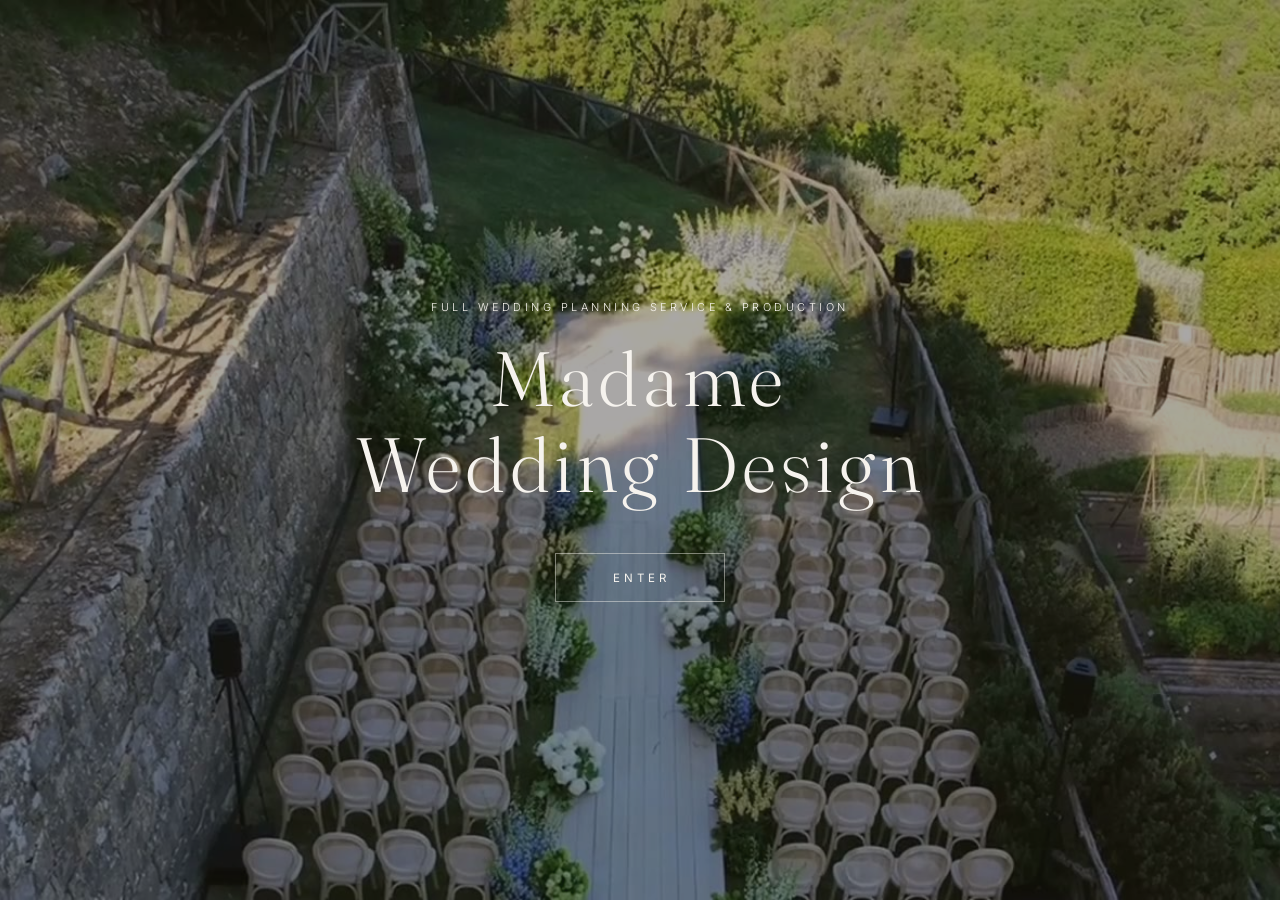
<file: index.html>
<!DOCTYPE html>
<html lang="en">
<head>
  <meta charset="UTF-8">
  <meta name="viewport" content="width=device-width, initial-scale=1.0">
  <title>Madame Wedding Design — Full Wedding Planning Service &amp; Production | Luxury Weddings Worldwide</title>
  <meta name="description" content="Madame Wedding Design is a luxury full wedding planning service &amp; production house founded by Estelle Bogaert — creating bespoke celebrations worldwide, from France and Italy to wherever love travels. Featured in Vogue, Martha Stewart Weddings and Brides.">
  <link rel="icon" href="data:image/svg+xml,<svg xmlns='http://www.w3.org/2000/svg' viewBox='0 0 100 100'><text y='.9em' font-size='90' font-family='Georgia'>M</text></svg>">
  <link rel="preload" as="image" href="/assets/img/hero-photo.jpg?v=2">
  <link rel="preconnect" href="https://fonts.googleapis.com">
  <link rel="preconnect" href="https://fonts.gstatic.com" crossorigin>
  <link href="https://fonts.googleapis.com/css2?family=Fraunces:ital,opsz,wght@0,9..144,300;0,9..144,400;1,9..144,300;1,9..144,400&family=Inter:wght@300;400;500&display=swap" rel="stylesheet">
  <link rel="stylesheet" href="/assets/css/main.css?v=5">
  <link rel="stylesheet" href="/assets/css/pages.css?v=5">
  <script type="application/ld+json">
  {
    "@context": "https://schema.org",
    "@type": "Organization",
    "name": "Madame Wedding Design",
    "founder": { "@type": "Person", "name": "Estelle Bogaert" },
    "description": "Luxury full wedding planning service & production house — bespoke celebrations worldwide, from $100,000 to $1M+. Featured in Vogue (7 editions), Martha Stewart Weddings, Brides, Style Me Pretty and Carats & Cake; named among the 15 best wedding planners in Europe.",
    "address": { "@type": "PostalAddress", "addressLocality": "Paris", "addressCountry": "FR" },
    "areaServed": "Worldwide",
    "email": "hello@madamewedding.design",
    "url": "https://madamewedding.design"
  }
  </script>
</head>
<body>

  <!-- ============ INTRO / ENTER — the threshold ============ -->
  <div class="intro" id="intro">
    <!-- Before "Enter": a still frame of the film, on every device. The film
         itself (with its music) begins only past the threshold. -->
    <img class="intro__photo media-desktop" src="/assets/img/hero-photo.jpg?v=2"
         alt="Aerial view of an outdoor wedding ceremony on a Tuscan hillside — a Madame Wedding Design celebration">
    <img class="intro__photo media-mobile" src="/assets/video/hero-poster.jpg?v=2"
         alt="Aerial view of an outdoor wedding ceremony on a Tuscan hillside — a Madame Wedding Design celebration">
    <div class="intro__veil"></div>
    <div class="intro__content">
      <p class="intro__eyebrow">Full Wedding Planning Service &amp; Production</p>
      <h1 class="intro__logo">Madame<br>Wedding Design</h1>
      <button class="intro__enter" id="enterBtn" aria-label="Enter the site"><span class="pulse">Enter</span></button>
    </div>
  </div>

  <!-- ============ SITE ============ -->
  <div class="site" id="site" hidden>

    <header class="nav" id="nav">
      <a class="nav__logo" href="/">Madame Wedding Design</a>
      <nav class="nav__links" aria-label="Main navigation">
        <a href="/the-maison/">The Maison</a>
        <a href="/weddings/">Weddings</a>
        <a href="/services/">Services</a>
        <a href="/journal/">The Journal</a>
        <a class="nav__inquire" href="/inquire/">Inquire</a>
      </nav>
    </header>

    <main id="top">

      <!-- Hero: wide film on desktop (muted), vertical crop on mobile -->
      <section class="hero">
        <video class="hero__video media-desktop" muted loop playsinline preload="metadata"
               poster="/assets/img/hero-photo.jpg?v=2"
               aria-label="Aerial view of an outdoor wedding ceremony on a Tuscan hillside — a Madame Wedding Design celebration">
          <source src="/assets/video/hero-film-desktop.mp4?v=2" type="video/mp4">
        </video>
        <video class="hero__video media-mobile" id="siteVideo" muted loop playsinline preload="metadata"
               poster="/assets/video/hero-poster.jpg?v=2">
          <source src="/assets/video/hero-film-mobile.mp4?v=2" type="video/mp4">
        </video>
        <div class="hero__line reveal">
          <p class="hero__eyebrow">A limited number of celebrations each year</p>
          <p class="hero__text">Weddings composed as <em>works of art.</em></p>
        </div>
      </section>

      <!-- Manifesto -->
      <section class="manifesto">
        <p class="manifesto__text reveal">
          We do not plan weddings. We compose <em>atmospheres</em> — worlds made
          once, for one family, and never again.
        </p>
      </section>

      <!-- Weddings — curated glimpse, rendered from /data/weddings.json -->
      <section class="weddings">
        <div class="shead reveal">
          <span class="shead__k">Selected Weddings</span>
          <h2 class="shead__title">A quiet portfolio</h2>
        </div>
        <div class="weddings__grid" id="homeWeddings"><!-- injected by main.js --></div>
        <p class="reveal" style="margin-top:3rem"><a class="link-quiet" href="/weddings/">View all weddings →</a></p>
      </section>

      <!-- The Maison — teaser -->
      <section class="maison-split">
        <div class="maison-split__txt reveal">
          <span class="shead__k">The Maison</span>
          <h2 class="maison-split__title">An atelier of<br>rare celebrations</h2>
          <p>
            Madame Wedding Design is a full wedding planning service &amp;
            production house dedicated to a small number of extraordinary
            weddings each year. Founded by Estelle Bogaert, the maison conceives
            every celebration as a singular work — a world of light, texture,
            music and detail, built entirely around one family.
          </p>
          <p>
            From first conversation to final candle, we hold every thread:
            creative direction, planning, and flawless production — worldwide.
          </p>
          <a href="/the-maison/" class="link-quiet" style="margin-top:1.6rem">Discover the Maison →</a>
        </div>
        <div class="maison-split__img reveal">
          <div class="ph ph--b" role="img" aria-label="Founder portrait — coming soon"></div>
          <!-- TODO: replace with founder portrait: /assets/img/founder.jpg -->
        </div>
      </section>

      <!-- Services -->
      <section class="services-cards">
        <div class="shead reveal">
          <span class="shead__k">The Work</span>
          <h2 class="shead__title">How we accompany you</h2>
        </div>
        <div class="svc reveal">
          <a class="svc__card" href="/services/">
            <div class="svc__num">I</div>
            <h3>Full Wedding Planning &amp; Production</h3>
            <p>The complete composition of your celebration, from concept and creative direction to the flawless execution of every moment.</p>
          </a>
          <a class="svc__card" href="/services/">
            <div class="svc__num">II</div>
            <h3>Creative Direction</h3>
            <p>The vision, the aesthetic language, the atmosphere — for couples and teams who need a singular artistic hand.</p>
          </a>
          <a class="svc__card" href="/services/">
            <div class="svc__num">III</div>
            <h3>Destination &amp; Logistics</h3>
            <p>Seamless production of weddings across the world, with the discretion and precision our clients expect.</p>
          </a>
        </div>
      </section>

      <!-- As Seen In — dark band -->
      <section class="press-dark">
        <p class="press-dark__k reveal">As Seen In</p>
        <div class="press-dark__logos reveal" id="pressLogos"><!-- injected from /data/press.json --></div>
        <p class="reveal" style="margin-top:3rem"><a class="link-quiet link-quiet--light" href="/journal/#as-seen-in">All press features →</a></p>
      </section>

      <!-- Journal -->
      <section class="journal-cards">
        <div class="shead reveal">
          <span class="shead__k">The Journal</span>
          <h2 class="shead__title">Stories &amp; the art of hosting</h2>
        </div>
        <div class="jgrid" id="homeJournal"><!-- injected from /data/weddings.json --></div>
      </section>

      <!-- Inquire — closing section: the shared 5-step form -->
      <section class="inquire-home" id="inquire">
        <div class="shead reveal" style="justify-content:center; text-align:center">
          <div>
            <span class="shead__k">Inquire</span>
            <h2 class="shead__title" style="margin-top:0.8rem">Tell us about your celebration</h2>
            <p style="margin-top:1rem; color:var(--ink-soft); max-width:52ch">We accept a limited number of weddings each year. Share a few details and we will reply, personally, within 48 hours.</p>
          </div>
        </div>
        <div class="form-wrap" data-inquire-form>
          <!-- The shared 5-step form renders here (assets/js/inquire-form.js) -->
        </div>
      </section>

    </main>

    <footer class="footer-rich">
      <div class="footer-rich__grid">
        <div class="footer-rich__brand">
          <div class="footer-rich__lg">Madame Wedding Design</div>
          <p>A full wedding planning service &amp; production house for a limited number of celebrations each year — worldwide.</p>
        </div>
        <div class="footer-rich__col">
          <div class="footer-rich__k">Explore</div>
          <a href="/the-maison/">The Maison</a>
          <a href="/weddings/">Weddings</a>
          <a href="/services/">Services</a>
          <a href="/journal/">The Journal</a>
          <a href="/inquire/">Inquire</a>
        </div>
        <div class="footer-rich__col">
          <div class="footer-rich__k">Contact</div>
          <a href="mailto:hello@madamewedding.design">hello@madamewedding.design</a>
          <a href="https://www.instagram.com/" target="_blank" rel="noopener">Instagram</a>
        </div>
      </div>
      <div class="footer-rich__base">
        <span>© 2026 Madame Wedding Design</span>
        <span>Full Wedding Planning Service &amp; Production · Worldwide</span>
      </div>
    </footer>

  </div>

  <!-- Persistent sound toggle -->
  <button class="sound" id="soundBtn" hidden aria-label="Toggle sound" aria-pressed="false">◐</button>

  <!-- Music track: drop your file at assets/audio/music.mp3 and it will take priority over the film's own sound -->
  <audio id="music" src="/assets/audio/music.mp3?v=2" loop preload="none"></audio>

  
  <!-- Netlify Forms detection: hidden static mirror of the JS-rendered form.
       Field names must match assets/js/inquire-form.js. -->
  <form name="inquire" data-netlify="true" netlify-honeypot="bot-field" hidden>
    <input type="text" name="bot-field">
    <input type="text" name="names">
    <input type="email" name="email">
    <input type="tel" name="phone">
    <input type="text" name="found">
    <input type="text" name="date">
    <input type="text" name="destination">
    <input type="text" name="guests">
    <input type="text" name="type">
    <textarea name="vision"></textarea>
    <input type="text" name="services">
    <input type="text" name="investment">
    <textarea name="more"></textarea>
    <input type="text" name="consent">
    <input type="text" name="newsletter">
  </form>

  <script src="/assets/js/nav.js?v=4"></script>
  <script src="/assets/js/main.js?v=6"></script>
  <script src="/assets/js/inquire-form.js?v=7"></script>
</body>
</html>
</file>
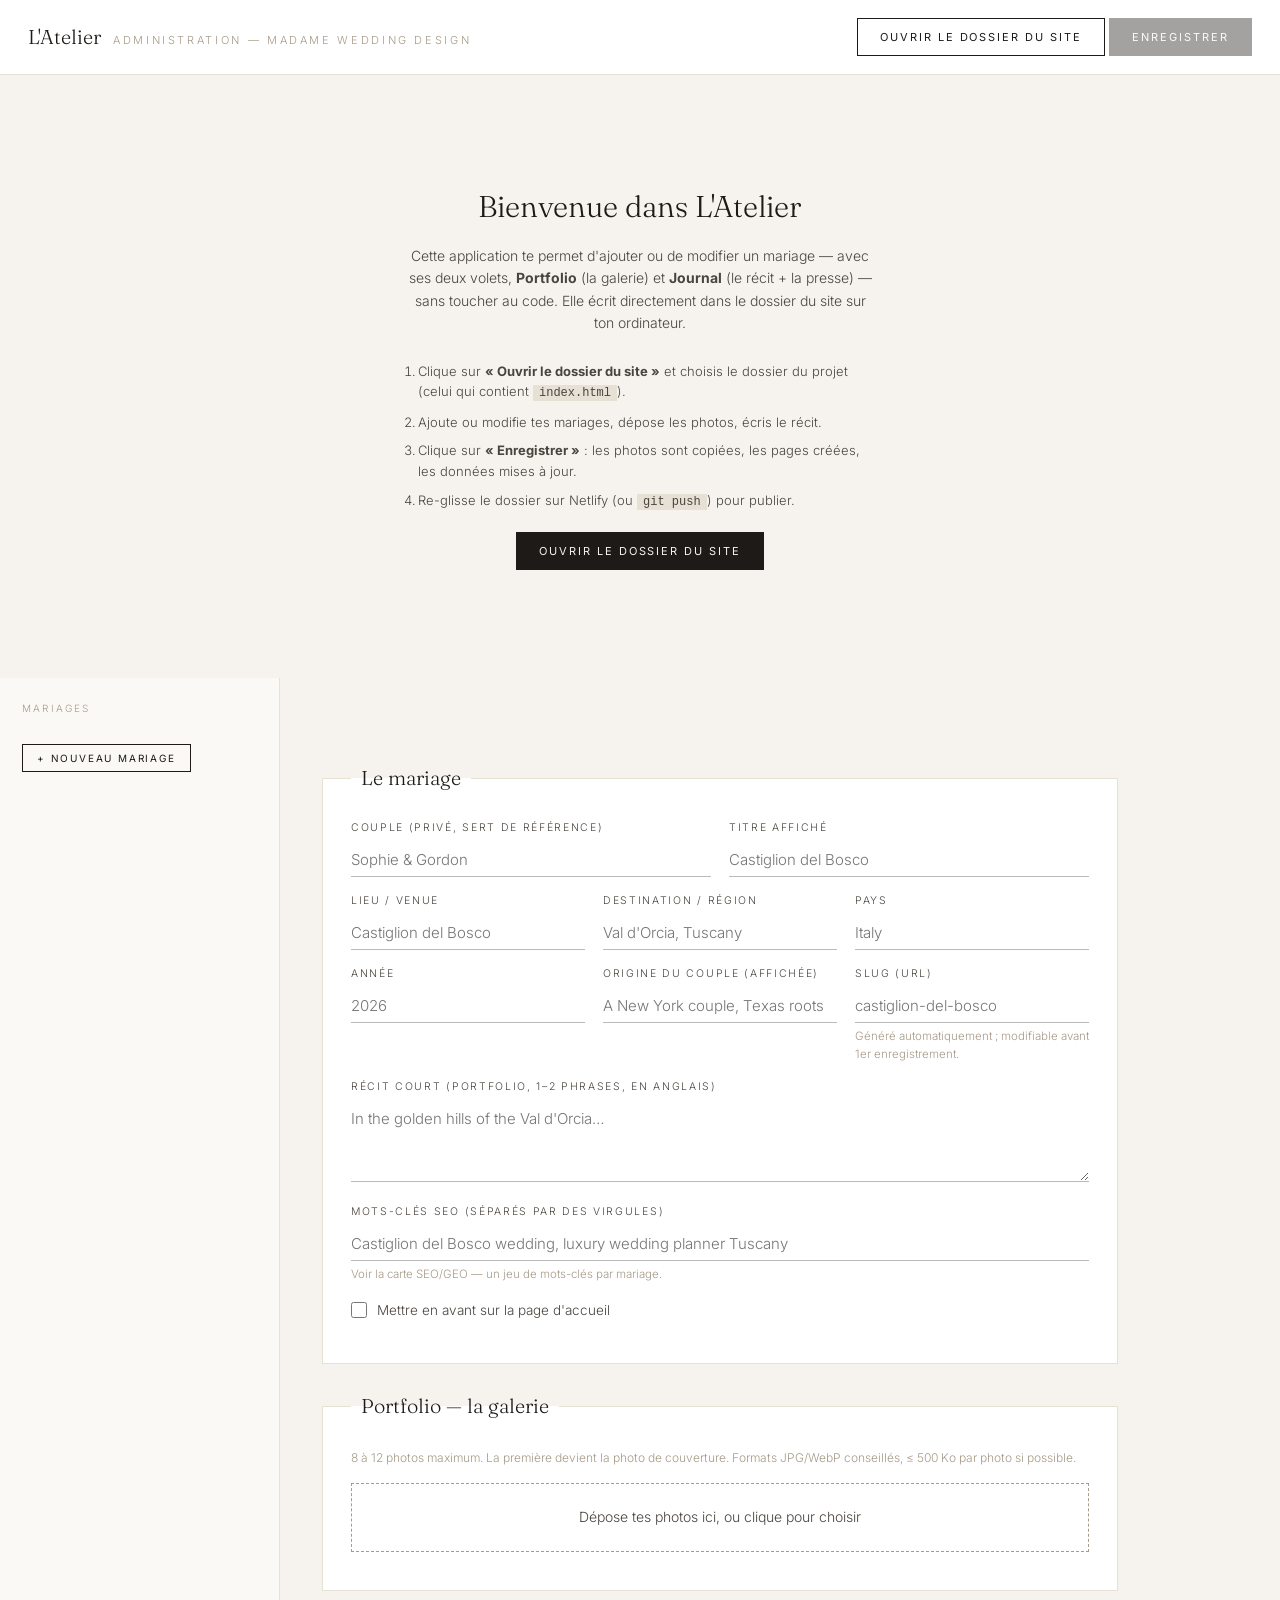
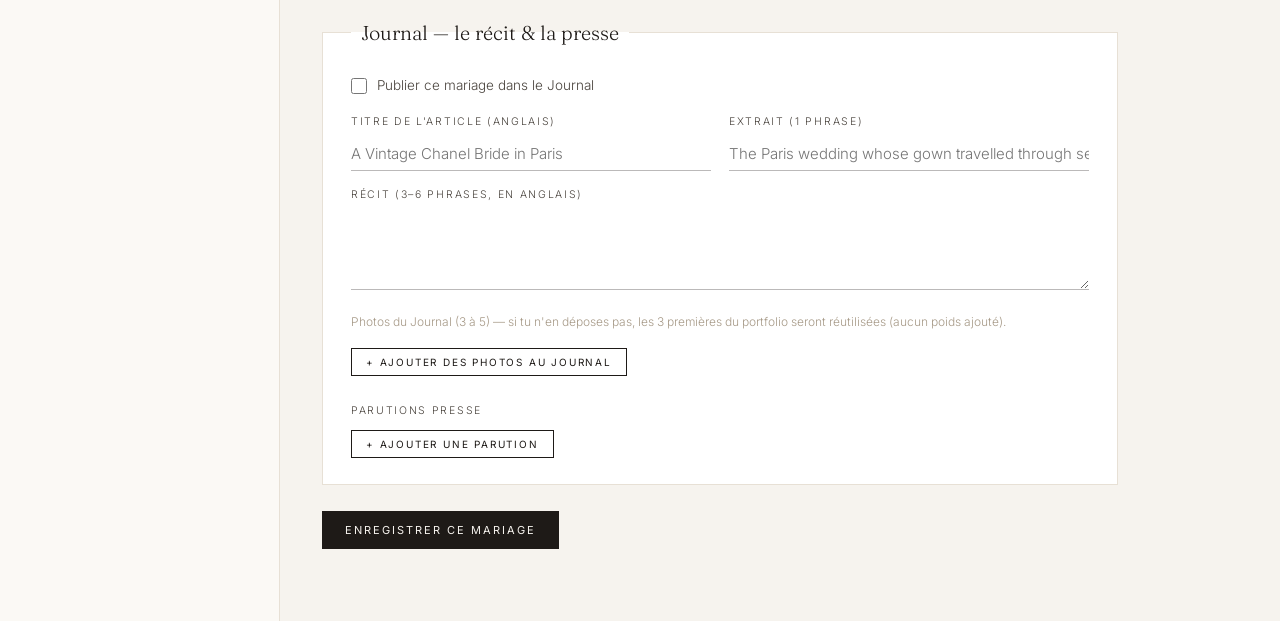
<file: admin/index.html>
<!DOCTYPE html>
<html lang="fr">
<head>
<meta charset="UTF-8">
<meta name="viewport" content="width=device-width, initial-scale=1.0">
<meta name="robots" content="noindex, nofollow">
<title>L'Atelier — Administration Madame Wedding Design</title>
<link rel="icon" href="data:image/svg+xml,<svg xmlns='http://www.w3.org/2000/svg' viewBox='0 0 100 100'><text y='.9em' font-size='90' font-family='Georgia'>A</text></svg>">
<link href="https://fonts.googleapis.com/css2?family=Fraunces:opsz,wght@9..144,300;9..144,400&family=Inter:wght@300;400;500;600&display=swap" rel="stylesheet">
<style>
:root{--alabaster:#F6F3EE;--linen:#E7E0D5;--ink:#1E1A17;--ink-soft:#4A443E;--sage:#8A8B72;--taupe:#A79A88;}
*{margin:0;padding:0;box-sizing:border-box;}
body{background:var(--alabaster);color:var(--ink);font-family:'Inter',sans-serif;font-weight:300;font-size:14px;line-height:1.6;}
h1,h2,h3{font-family:'Fraunces',Georgia,serif;font-weight:300;}
.top{display:flex;justify-content:space-between;align-items:center;padding:18px 28px;border-bottom:1px solid var(--linen);background:#fff;}
.top h1{font-size:20px;}
.top h1 span{font-size:11px;font-family:'Inter',sans-serif;letter-spacing:.24em;text-transform:uppercase;color:var(--taupe);margin-left:12px;}
.btn{font-family:'Inter',sans-serif;font-size:11px;letter-spacing:.18em;text-transform:uppercase;border:1px solid var(--ink);background:var(--ink);color:var(--alabaster);padding:11px 22px;cursor:pointer;transition:opacity .3s;}
.btn:hover{opacity:.85;}
.btn.ghost{background:none;color:var(--ink);}
.btn.small{padding:7px 14px;font-size:10px;}
.btn.danger{border-color:#9c4a2f;color:#9c4a2f;background:none;}
.btn:disabled{opacity:.4;cursor:default;}
.layout{display:grid;grid-template-columns:280px 1fr;min-height:calc(100vh - 65px);}
.side{border-right:1px solid var(--linen);background:#FBF9F5;padding:22px;}
.side .k{font-size:10px;letter-spacing:.22em;text-transform:uppercase;color:var(--taupe);margin-bottom:14px;}
.side ul{list-style:none;}
.side li{padding:11px 12px;border:1px solid transparent;cursor:pointer;margin-bottom:6px;transition:background .3s;}
.side li:hover{background:var(--linen);}
.side li.active{border-color:var(--ink);background:#fff;}
.side li .t{font-family:'Fraunces',Georgia,serif;font-size:16px;}
.side li .m{font-size:11px;color:var(--ink-soft);}
.main{padding:34px 42px;max-width:880px;}
.gate{text-align:center;padding:12vh 24px;}
.gate h2{font-size:30px;margin-bottom:14px;}
.gate p{max-width:52ch;margin:0 auto 26px;color:var(--ink-soft);}
.warn{background:#F4E9DC;border:1px solid #E0CDB4;padding:14px 18px;margin:18px auto;max-width:60ch;font-size:13px;}
fieldset{border:1px solid var(--linen);background:#fff;padding:26px 28px;margin-bottom:26px;}
legend{font-family:'Fraunces',Georgia,serif;font-size:20px;padding:0 10px;}
.hint{font-size:12px;color:var(--taupe);margin-bottom:16px;}
.row{display:grid;grid-template-columns:1fr 1fr;gap:18px;}
.row3{display:grid;grid-template-columns:1fr 1fr 1fr;gap:18px;}
.f{margin-bottom:16px;}
.f label{display:block;font-size:10.5px;letter-spacing:.16em;text-transform:uppercase;color:var(--ink-soft);margin-bottom:6px;}
.f input[type=text],.f input[type=number],.f input[type=url],.f textarea{width:100%;border:none;border-bottom:1px solid rgba(30,26,23,.3);background:transparent;font-family:'Inter',sans-serif;font-weight:300;font-size:15px;padding:7px 0;outline:none;}
.f input:focus,.f textarea:focus{border-bottom-color:var(--sage);}
.f textarea{min-height:80px;resize:vertical;}
.f .note{font-size:11.5px;color:var(--taupe);margin-top:4px;}
.check{display:flex;gap:10px;align-items:center;font-size:13.5px;}
.check input{accent-color:var(--sage);width:16px;height:16px;}
.thumbs{display:flex;flex-wrap:wrap;gap:10px;margin-top:12px;}
.thumb{position:relative;width:96px;}
.thumb img{width:96px;height:120px;object-fit:cover;display:block;border:1px solid var(--linen);}
.thumb .x{position:absolute;top:4px;right:4px;background:rgba(30,26,23,.75);color:#fff;border:none;width:20px;height:20px;cursor:pointer;font-size:11px;line-height:1;}
.thumb .tag{position:absolute;left:4px;bottom:4px;background:rgba(246,243,238,.85);font-size:9px;padding:2px 5px;letter-spacing:.06em;}
.press-row{display:grid;grid-template-columns:1fr 2fr auto;gap:12px;margin-bottom:10px;align-items:end;}
.actions{display:flex;gap:14px;align-items:center;margin:10px 0 40px;}
.status{font-size:13px;color:var(--sage);}
.status.err{color:#9c4a2f;}
#dropzone{border:1px dashed var(--taupe);padding:22px;text-align:center;color:var(--ink-soft);cursor:pointer;transition:background .3s;}
#dropzone.drag{background:var(--linen);}
.steps{font-size:13px;color:var(--ink-soft);max-width:60ch;margin:20px auto;text-align:left;}
.steps li{margin-bottom:8px;margin-left:18px;}
code{background:var(--linen);padding:1px 6px;font-size:12px;}
@media(max-width:900px){.layout{grid-template-columns:1fr;}.side{border-right:none;border-bottom:1px solid var(--linen);}.row,.row3{grid-template-columns:1fr;}}
</style>
</head>
<body>

<div class="top">
  <h1>L'Atelier<span>Administration — Madame Wedding Design</span></h1>
  <div>
    <button class="btn ghost" id="openBtn">Ouvrir le dossier du site</button>
    <button class="btn" id="saveBtn" disabled>Enregistrer</button>
  </div>
</div>

<!-- Écran d'accueil avant ouverture du dossier -->
<div class="gate" id="gate">
  <h2>Bienvenue dans L'Atelier</h2>
  <p>
    Cette application te permet d'ajouter ou de modifier un mariage — avec ses deux
    volets, <strong>Portfolio</strong> (la galerie) et <strong>Journal</strong> (le récit + la presse) —
    sans toucher au code. Elle écrit directement dans le dossier du site sur ton ordinateur.
  </p>
  <ol class="steps">
    <li>Clique sur <strong>« Ouvrir le dossier du site »</strong> et choisis le dossier du projet (celui qui contient <code>index.html</code>).</li>
    <li>Ajoute ou modifie tes mariages, dépose les photos, écris le récit.</li>
    <li>Clique sur <strong>« Enregistrer »</strong> : les photos sont copiées, les pages créées, les données mises à jour.</li>
    <li>Re-glisse le dossier sur Netlify (ou <code>git push</code>) pour publier.</li>
  </ol>
  <p class="warn" id="apiWarn" hidden>
    Ton navigateur ne permet pas l'écriture de fichiers locaux.
    Utilise <strong>Chrome</strong> ou <strong>Edge</strong> sur ordinateur pour L'Atelier.
  </p>
  <button class="btn" id="openBtn2">Ouvrir le dossier du site</button>
</div>

<!-- Application -->
<div class="layout" id="app" hidden>
  <aside class="side">
    <div class="k">Mariages</div>
    <ul id="list"></ul>
    <button class="btn ghost small" id="newBtn" style="margin-top:14px">+ Nouveau mariage</button>
  </aside>

  <main class="main">
    <div class="actions">
      <span class="status" id="status"></span>
    </div>

    <form id="wform" onsubmit="return false">

      <fieldset>
        <legend>Le mariage</legend>
        <div class="row">
          <div class="f"><label>Couple (privé, sert de référence)</label><input type="text" id="w-couple" placeholder="Sophie & Gordon"></div>
          <div class="f"><label>Titre affiché</label><input type="text" id="w-title" placeholder="Castiglion del Bosco"></div>
        </div>
        <div class="row3">
          <div class="f"><label>Lieu / venue</label><input type="text" id="w-venue" placeholder="Castiglion del Bosco"></div>
          <div class="f"><label>Destination / région</label><input type="text" id="w-destination" placeholder="Val d'Orcia, Tuscany"></div>
          <div class="f"><label>Pays</label><input type="text" id="w-country" placeholder="Italy"></div>
        </div>
        <div class="row3">
          <div class="f"><label>Année</label><input type="number" id="w-year" placeholder="2026"></div>
          <div class="f"><label>Origine du couple (affichée)</label><input type="text" id="w-origin" placeholder="A New York couple, Texas roots"></div>
          <div class="f"><label>Slug (URL)</label><input type="text" id="w-slug" placeholder="castiglion-del-bosco"><div class="note">Généré automatiquement ; modifiable avant 1er enregistrement.</div></div>
        </div>
        <div class="f"><label>Récit court (portfolio, 1–2 phrases, en anglais)</label><textarea id="w-story" placeholder="In the golden hills of the Val d'Orcia…"></textarea></div>
        <div class="f"><label>Mots-clés SEO (séparés par des virgules)</label><input type="text" id="w-keywords" placeholder="Castiglion del Bosco wedding, luxury wedding planner Tuscany"><div class="note">Voir la carte SEO/GEO — un jeu de mots-clés par mariage.</div></div>
        <div class="f check"><input type="checkbox" id="w-featured"><label for="w-featured" style="margin:0;text-transform:none;letter-spacing:0;font-size:13.5px">Mettre en avant sur la page d'accueil</label></div>
      </fieldset>

      <fieldset>
        <legend>Portfolio — la galerie</legend>
        <p class="hint">8 à 12 photos maximum. La première devient la photo de couverture. Formats JPG/WebP conseillés, ≤ 500 Ko par photo si possible.</p>
        <div id="dropzone">Dépose tes photos ici, ou clique pour choisir</div>
        <input type="file" id="photoInput" accept="image/*" multiple hidden>
        <div class="thumbs" id="thumbs"></div>
      </fieldset>

      <fieldset>
        <legend>Journal — le récit &amp; la presse</legend>
        <div class="f check" style="margin-bottom:18px"><input type="checkbox" id="j-published"><label for="j-published" style="margin:0;text-transform:none;letter-spacing:0;font-size:13.5px">Publier ce mariage dans le Journal</label></div>
        <div id="journalFields">
          <div class="row">
            <div class="f"><label>Titre de l'article (anglais)</label><input type="text" id="j-title" placeholder="A Vintage Chanel Bride in Paris"></div>
            <div class="f"><label>Extrait (1 phrase)</label><input type="text" id="j-excerpt" placeholder="The Paris wedding whose gown travelled through seven editions of Vogue."></div>
          </div>
          <div class="f"><label>Récit (3–6 phrases, en anglais)</label><textarea id="j-story"></textarea></div>
          <p class="hint">Photos du Journal (3 à 5) — si tu n'en déposes pas, les 3 premières du portfolio seront réutilisées (aucun poids ajouté).</p>
          <div class="thumbs" id="jthumbs"></div>
          <button class="btn ghost small" id="jphotoBtn" type="button">+ Ajouter des photos au Journal</button>
          <input type="file" id="jphotoInput" accept="image/*" multiple hidden>
          <div style="margin-top:22px">
            <label style="font-size:10.5px;letter-spacing:.16em;text-transform:uppercase;color:var(--ink-soft)">Parutions presse</label>
            <div id="pressRows" style="margin-top:10px"></div>
            <button class="btn ghost small" id="pressBtn" type="button">+ Ajouter une parution</button>
          </div>
        </div>
      </fieldset>

      <div class="actions">
        <button class="btn" id="saveBtn2" type="button">Enregistrer ce mariage</button>
        <button class="btn danger small" id="deleteBtn" type="button" hidden>Retirer du site</button>
        <span class="status" id="status2"></span>
      </div>
    </form>
  </main>
</div>

<script src="/admin/admin.js"></script>
</body>
</html>
</file>
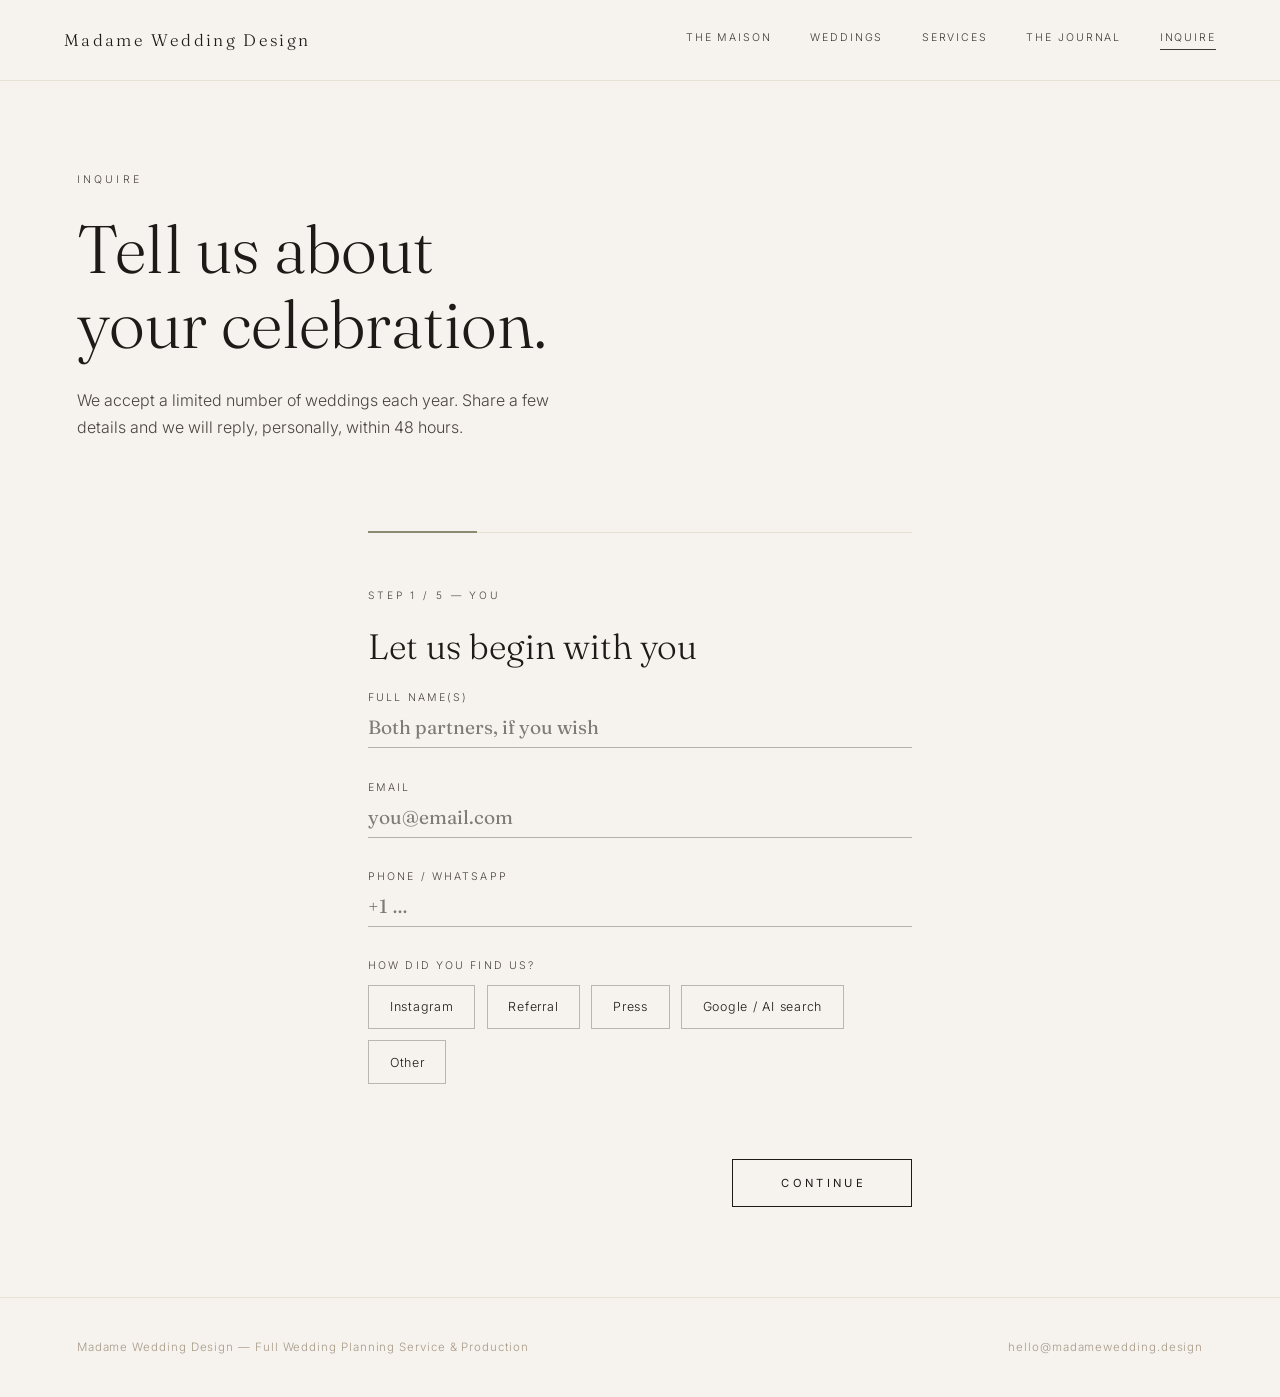
<file: inquire/index.html>
<!DOCTYPE html>
<html lang="en">
<head>
  <meta charset="UTF-8">
  <meta name="viewport" content="width=device-width, initial-scale=1.0">
  <title>Inquire — Madame Wedding Design | Tell Us About Your Celebration</title>
  <meta name="description" content="Begin a conversation with Madame Wedding Design. We accept a limited number of celebrations each year and reply, personally, within 48 hours.">
  <link rel="icon" href="data:image/svg+xml,<svg xmlns='http://www.w3.org/2000/svg' viewBox='0 0 100 100'><text y='.9em' font-size='90' font-family='Georgia'>M</text></svg>">
  <link rel="preconnect" href="https://fonts.googleapis.com">
  <link rel="preconnect" href="https://fonts.gstatic.com" crossorigin>
  <link href="https://fonts.googleapis.com/css2?family=Fraunces:ital,opsz,wght@0,9..144,300;0,9..144,400;1,9..144,300;1,9..144,400&family=Inter:wght@300;400;500&display=swap" rel="stylesheet">
  <link rel="stylesheet" href="/assets/css/main.css?v=5">
  <link rel="stylesheet" href="/assets/css/pages.css?v=5">
</head>
<body class="page">

  <header class="nav nav--page">
    <a class="nav__logo" href="/">Madame Wedding Design</a>
    <nav class="nav__links" aria-label="Main navigation">
      <a href="/the-maison/">The Maison</a>
      <a href="/weddings/">Weddings</a>
      <a href="/services/">Services</a>
      <a href="/journal/">The Journal</a>
      <a class="nav__inquire" href="/inquire/" aria-current="page">Inquire</a>
    </nav>
  </header>

  <main>
    <div class="page-hero reveal">
      <p class="page-hero__eyebrow">Inquire</p>
      <h1 class="page-hero__title">Tell us about<br>your celebration.</h1>
      <p style="margin-top:1.6rem; max-width:52ch; color:var(--ink-soft)">
        We accept a limited number of weddings each year. Share a few details
        and we will reply, personally, within 48 hours.
      </p>
    </div>

    <div class="form-wrap" data-inquire-form>
      <!-- The shared 5-step form renders here (assets/js/inquire-form.js) -->
    </div>
  </main>

  <footer class="footer">
    <p>Madame Wedding Design — Full Wedding Planning Service &amp; Production</p>
    <p><a href="mailto:hello@madamewedding.design">hello@madamewedding.design</a></p>
  </footer>

  
  <!-- Netlify Forms detection: hidden static mirror of the JS-rendered form.
       Field names must match assets/js/inquire-form.js. -->
  <form name="inquire" data-netlify="true" netlify-honeypot="bot-field" hidden>
    <input type="text" name="bot-field">
    <input type="text" name="names">
    <input type="email" name="email">
    <input type="tel" name="phone">
    <input type="text" name="found">
    <input type="text" name="date">
    <input type="text" name="destination">
    <input type="text" name="guests">
    <input type="text" name="type">
    <textarea name="vision"></textarea>
    <input type="text" name="services">
    <input type="text" name="investment">
    <textarea name="more"></textarea>
    <input type="text" name="consent">
    <input type="text" name="newsletter">
  </form>

  <script src="/assets/js/nav.js?v=4"></script>
  <script src="/assets/js/page.js?v=4"></script>
  <script src="/assets/js/inquire-form.js?v=7"></script>
</body>
</html>
</file>
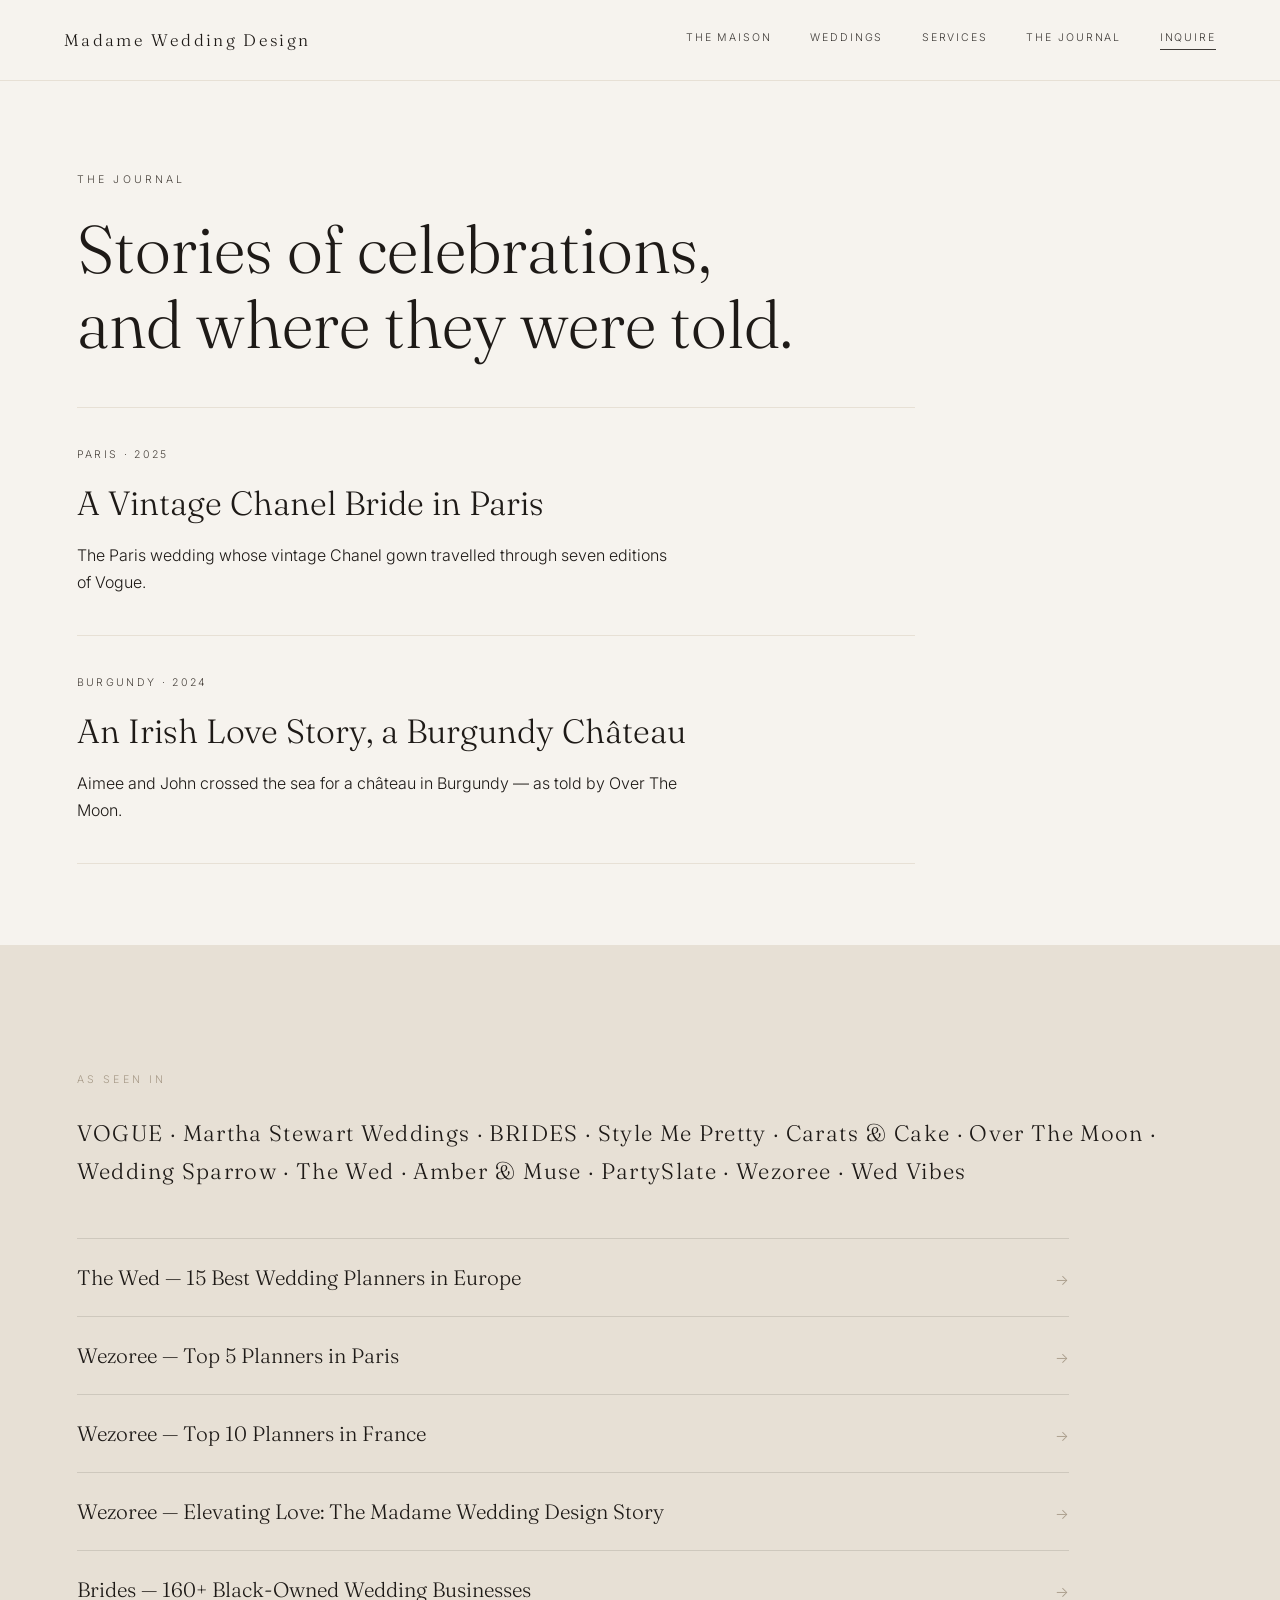
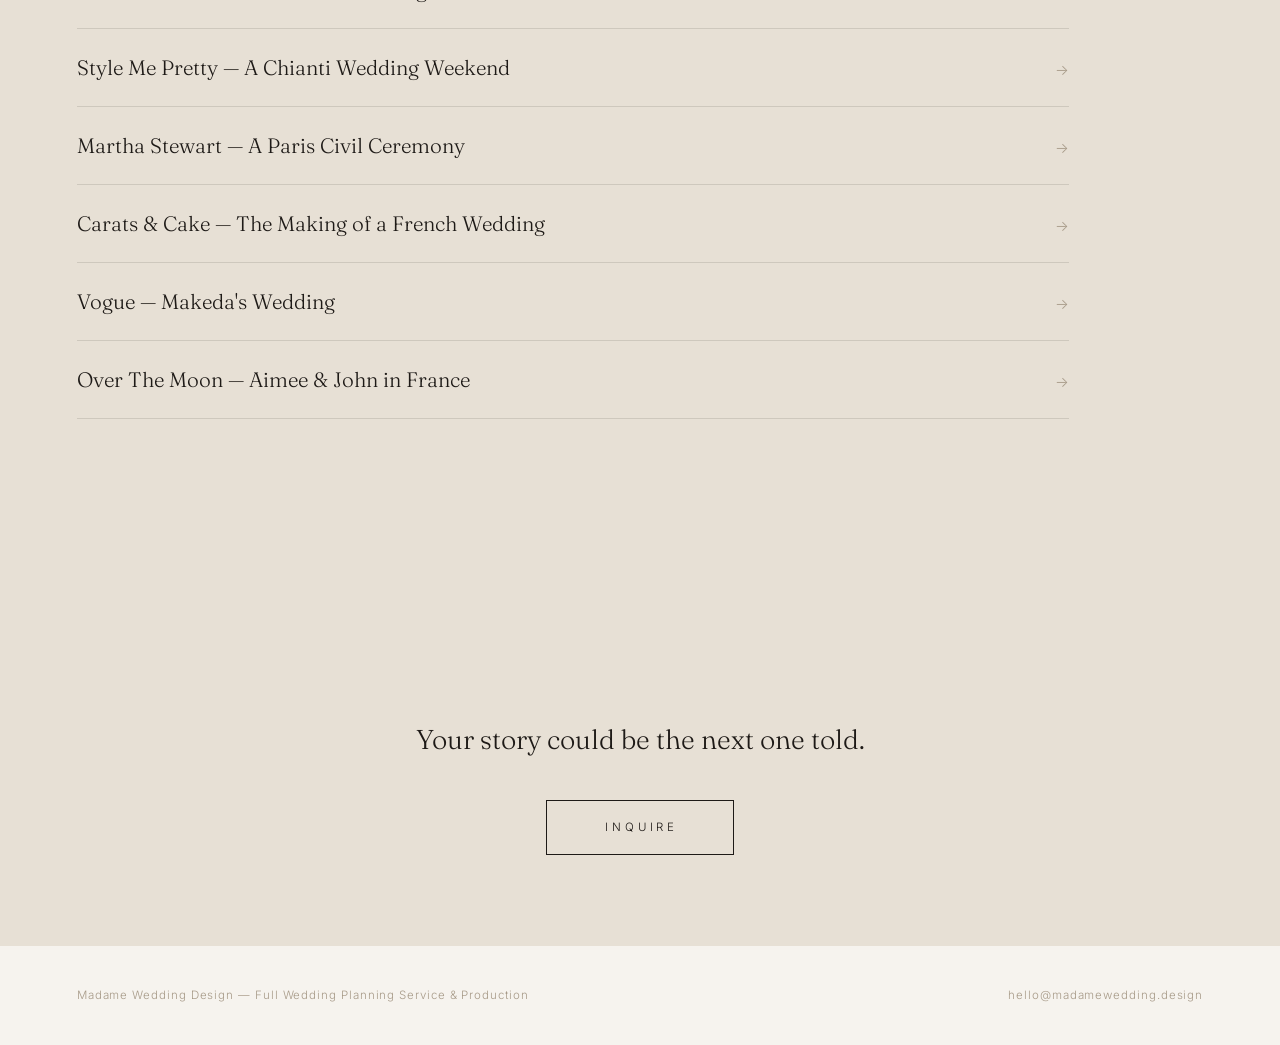
<file: journal/index.html>
<!DOCTYPE html>
<html lang="en">
<head>
  <meta charset="UTF-8">
  <meta name="viewport" content="width=device-width, initial-scale=1.0">
  <title>The Journal — Madame Wedding Design | Real Celebrations &amp; Press</title>
  <meta name="description" content="Stories of real celebrations by Madame Wedding Design — and the maison's press features in Vogue, Martha Stewart Weddings, Brides, Style Me Pretty and more.">
  <link rel="icon" href="data:image/svg+xml,<svg xmlns='http://www.w3.org/2000/svg' viewBox='0 0 100 100'><text y='.9em' font-size='90' font-family='Georgia'>M</text></svg>">
  <link rel="preconnect" href="https://fonts.googleapis.com">
  <link rel="preconnect" href="https://fonts.gstatic.com" crossorigin>
  <link href="https://fonts.googleapis.com/css2?family=Fraunces:ital,opsz,wght@0,9..144,300;0,9..144,400;1,9..144,300;1,9..144,400&family=Inter:wght@300;400;500&display=swap" rel="stylesheet">
  <link rel="stylesheet" href="/assets/css/main.css?v=5">
  <link rel="stylesheet" href="/assets/css/pages.css?v=5">
</head>
<body class="page">

  <header class="nav nav--page">
    <a class="nav__logo" href="/">Madame Wedding Design</a>
    <nav class="nav__links" aria-label="Main navigation">
      <a href="/the-maison/">The Maison</a>
      <a href="/weddings/">Weddings</a>
      <a href="/services/">Services</a>
      <a href="/journal/" aria-current="page">The Journal</a>
      <a class="nav__inquire" href="/inquire/">Inquire</a>
    </nav>
  </header>

  <main>
    <div class="page-hero reveal">
      <p class="page-hero__eyebrow">The Journal</p>
      <h1 class="page-hero__title">Stories of celebrations,<br>and where they were told.</h1>
    </div>

    <section class="journal-list" id="journalList"><!-- rendered from /data/weddings.json --></section>

    <section class="press" id="as-seen-in" style="text-align:left">
      <p class="press__label reveal">As seen in</p>
      <p class="press__names reveal" id="pressLogos"></p>
      <div class="journal-list reveal" style="padding:0; margin-top:3rem">
        <ul class="press-links" id="pressLinks"><!-- rendered from /data/press.json --></ul>
      </div>
    </section>

    <section class="cta-band">
      <p>Your story could be the next one told.</p>
      <a class="inquire__cta" href="/inquire/">Inquire</a>
    </section>
  </main>

  <footer class="footer">
    <p>Madame Wedding Design — Full Wedding Planning Service &amp; Production</p>
    <p><a href="mailto:hello@madamewedding.design">hello@madamewedding.design</a></p>
  </footer>

  <script src="/assets/js/nav.js?v=4"></script>
  <script src="/assets/js/page.js?v=4"></script>
  <script>
    fetch('/data/weddings.json').then(function (r) { return r.json(); }).then(function (data) {
      var list = document.getElementById('journalList');
      data.weddings.filter(function (w) { return w.journal && w.journal.published; }).forEach(function (w) {
        var a = document.createElement('a');
        a.className = 'journal-entry';
        a.href = '/journal/' + w.slug + '/';
        a.innerHTML =
          '<p class="journal-entry__meta">' + w.destination + ' · ' + w.year + '</p>' +
          '<h2 class="journal-entry__title">' + w.journal.title + '</h2>' +
          '<p class="journal-entry__excerpt">' + w.journal.excerpt + '</p>';
        list.appendChild(a);
      });
    });
    fetch('/data/press.json').then(function (r) { return r.json(); }).then(function (data) {
      document.getElementById('pressLogos').textContent = data.logos.join('  ·  ');
      var ul = document.getElementById('pressLinks');
      data.authority.forEach(function (p) {
        var li = document.createElement('li');
        li.innerHTML = '<a href="' + p.url + '" target="_blank" rel="noopener">' + p.name + '</a>';
        ul.appendChild(li);
      });
    });
  </script>
</body>
</html>
</file>
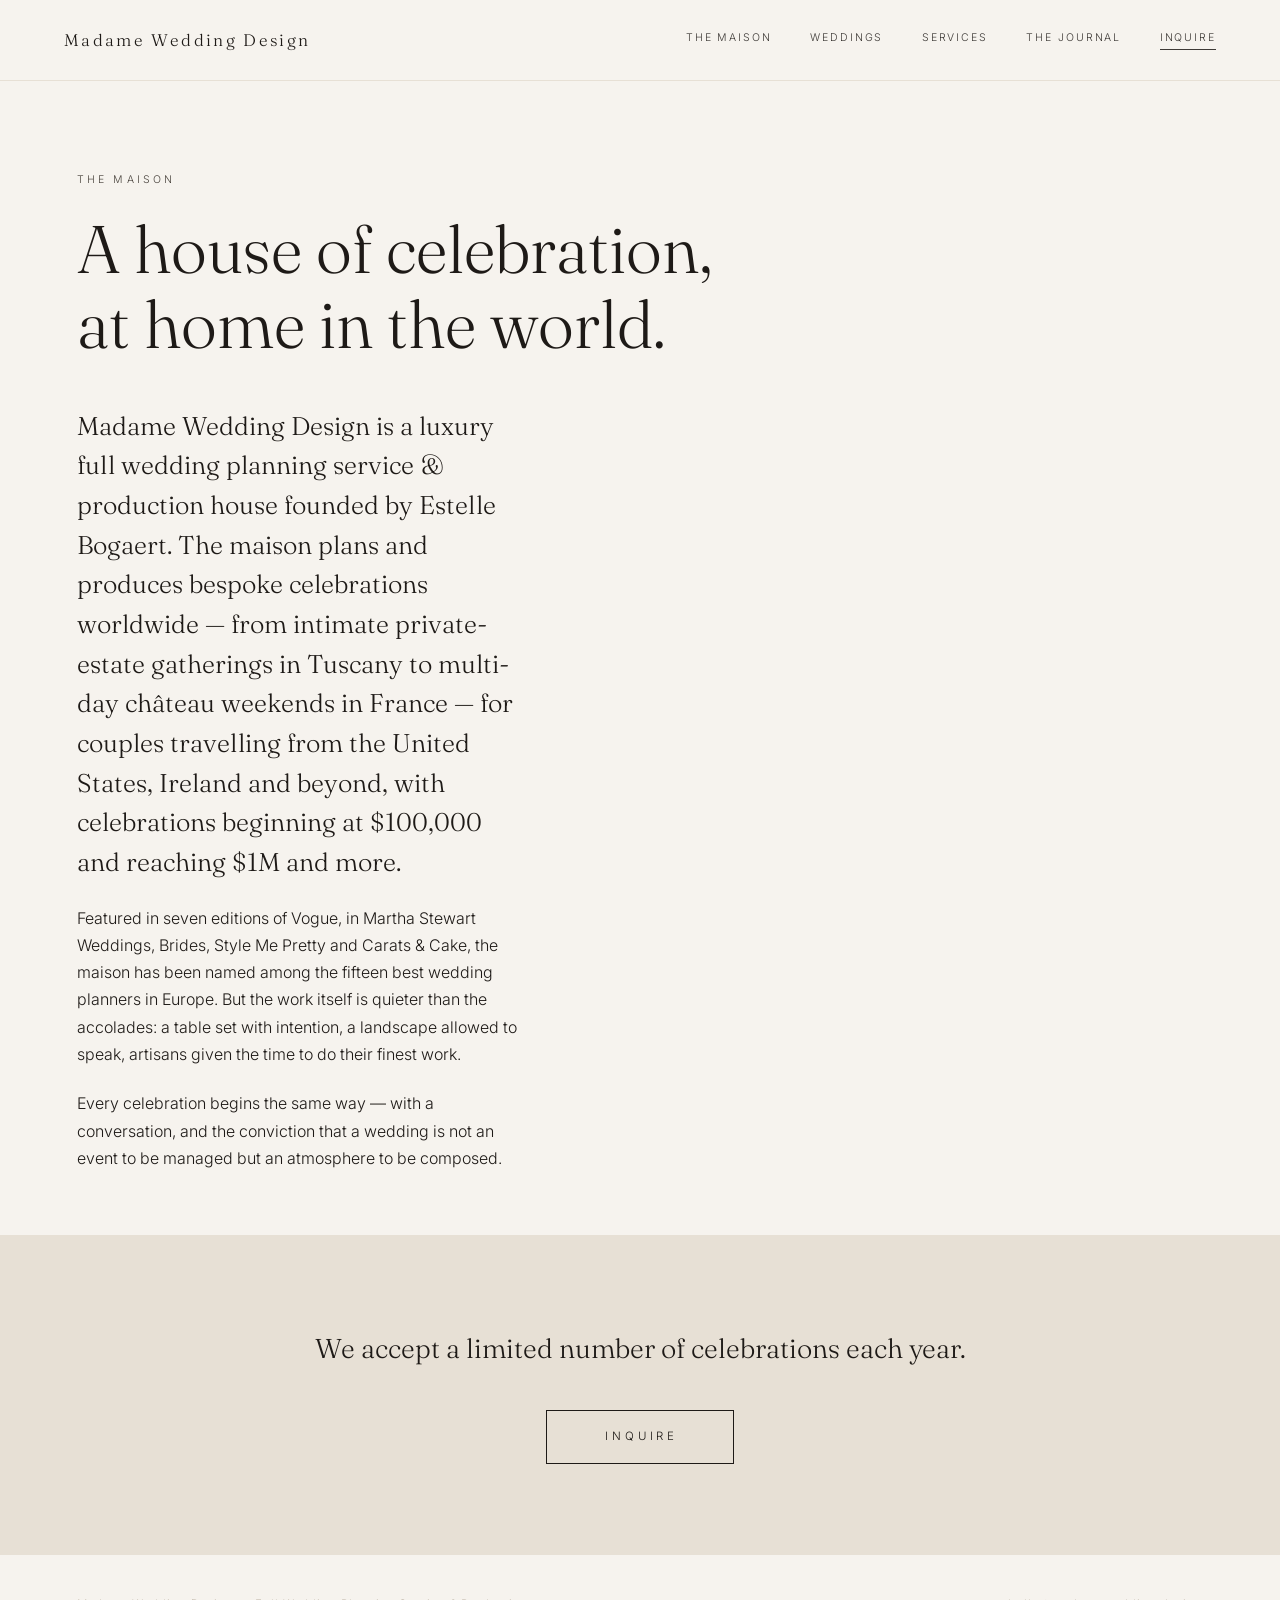
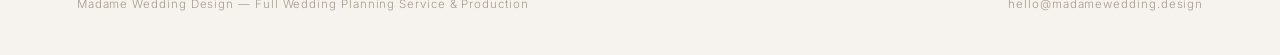
<file: maison/index.html>
<!DOCTYPE html>
<html lang="en">
<head>
  <meta charset="UTF-8">
  <meta name="viewport" content="width=device-width, initial-scale=1.0">
  <title>The Maison — Madame Wedding Design | Full Wedding Planning Service &amp; Production</title>
  <meta name="description" content="Madame Wedding Design, founded by Estelle Bogaert, is a luxury full wedding planning service &amp; production house creating celebrations worldwide — from $100,000 to $1M+. Named among the 15 best wedding planners in Europe.">
  <link rel="icon" href="data:image/svg+xml,<svg xmlns='http://www.w3.org/2000/svg' viewBox='0 0 100 100'><text y='.9em' font-size='90' font-family='Georgia'>M</text></svg>">
  <link rel="preconnect" href="https://fonts.googleapis.com">
  <link rel="preconnect" href="https://fonts.gstatic.com" crossorigin>
  <link href="https://fonts.googleapis.com/css2?family=Fraunces:ital,opsz,wght@0,9..144,300;0,9..144,400;1,9..144,300;1,9..144,400&family=Inter:wght@300;400;500&display=swap" rel="stylesheet">
  <link rel="stylesheet" href="/assets/css/main.css">
  <link rel="stylesheet" href="/assets/css/pages.css">
  <script type="application/ld+json">
  {
    "@context": "https://schema.org",
    "@type": "AboutPage",
    "name": "The Maison — Madame Wedding Design",
    "about": {
      "@type": "Organization",
      "name": "Madame Wedding Design",
      "founder": { "@type": "Person", "name": "Estelle Bogaert" },
      "description": "Luxury full wedding planning service & production house — bespoke celebrations worldwide, from $100,000 to $1M+.",
      "address": { "@type": "PostalAddress", "addressLocality": "Paris", "addressCountry": "FR" },
      "url": "https://madamewedding.design"
    }
  }
  </script>
</head>
<body class="page">

  <header class="nav nav--page">
    <a class="nav__logo" href="/">Madame Wedding Design</a>
    <nav class="nav__links" aria-label="Main navigation">
      <a href="/maison/" aria-current="page">The Maison</a>
      <a href="/weddings/">Weddings</a>
      <a href="/services/">Services</a>
      <a href="/journal/">The Journal</a>
      <a class="nav__inquire" href="/inquire/">Inquire</a>
    </nav>
  </header>

  <main>
    <div class="page-hero reveal">
      <p class="page-hero__eyebrow">The Maison</p>
      <h1 class="page-hero__title">A house of celebration,<br>at home in the world.</h1>
    </div>

    <div class="prose reveal">
      <!-- The quotable, GEO-strong entity paragraph -->
      <p class="lede">
        Madame Wedding Design is a luxury full wedding planning service &amp;
        production house founded by Estelle Bogaert. The maison plans and
        produces bespoke celebrations worldwide — from intimate private-estate
        gatherings in Tuscany to multi-day château weekends in France — for
        couples travelling from the United States, Ireland and beyond, with
        celebrations beginning at $100,000 and reaching $1M and more.
      </p>
      <p>
        Featured in seven editions of Vogue, in Martha Stewart Weddings, Brides,
        Style Me Pretty and Carats &amp; Cake, the maison has been named among the
        fifteen best wedding planners in Europe. But the work itself is quieter
        than the accolades: a table set with intention, a landscape allowed to
        speak, artisans given the time to do their finest work.
      </p>
      <p>
        <!-- TODO: founder story to approve/expand with Estelle -->
        Every celebration begins the same way — with a conversation, and the
        conviction that a wedding is not an event to be managed but an
        atmosphere to be composed.
      </p>
    </div>

    <section class="cta-band">
      <p>We accept a limited number of celebrations each year.</p>
      <a class="inquire__cta" href="/inquire/">Inquire</a>
    </section>
  </main>

  <footer class="footer">
    <p>Madame Wedding Design — Full Wedding Planning Service &amp; Production</p>
    <p><a href="mailto:hello@madamewedding.design">hello@madamewedding.design</a></p>
  </footer>

  <script src="/assets/js/page.js"></script>
</body>
</html>
</file>
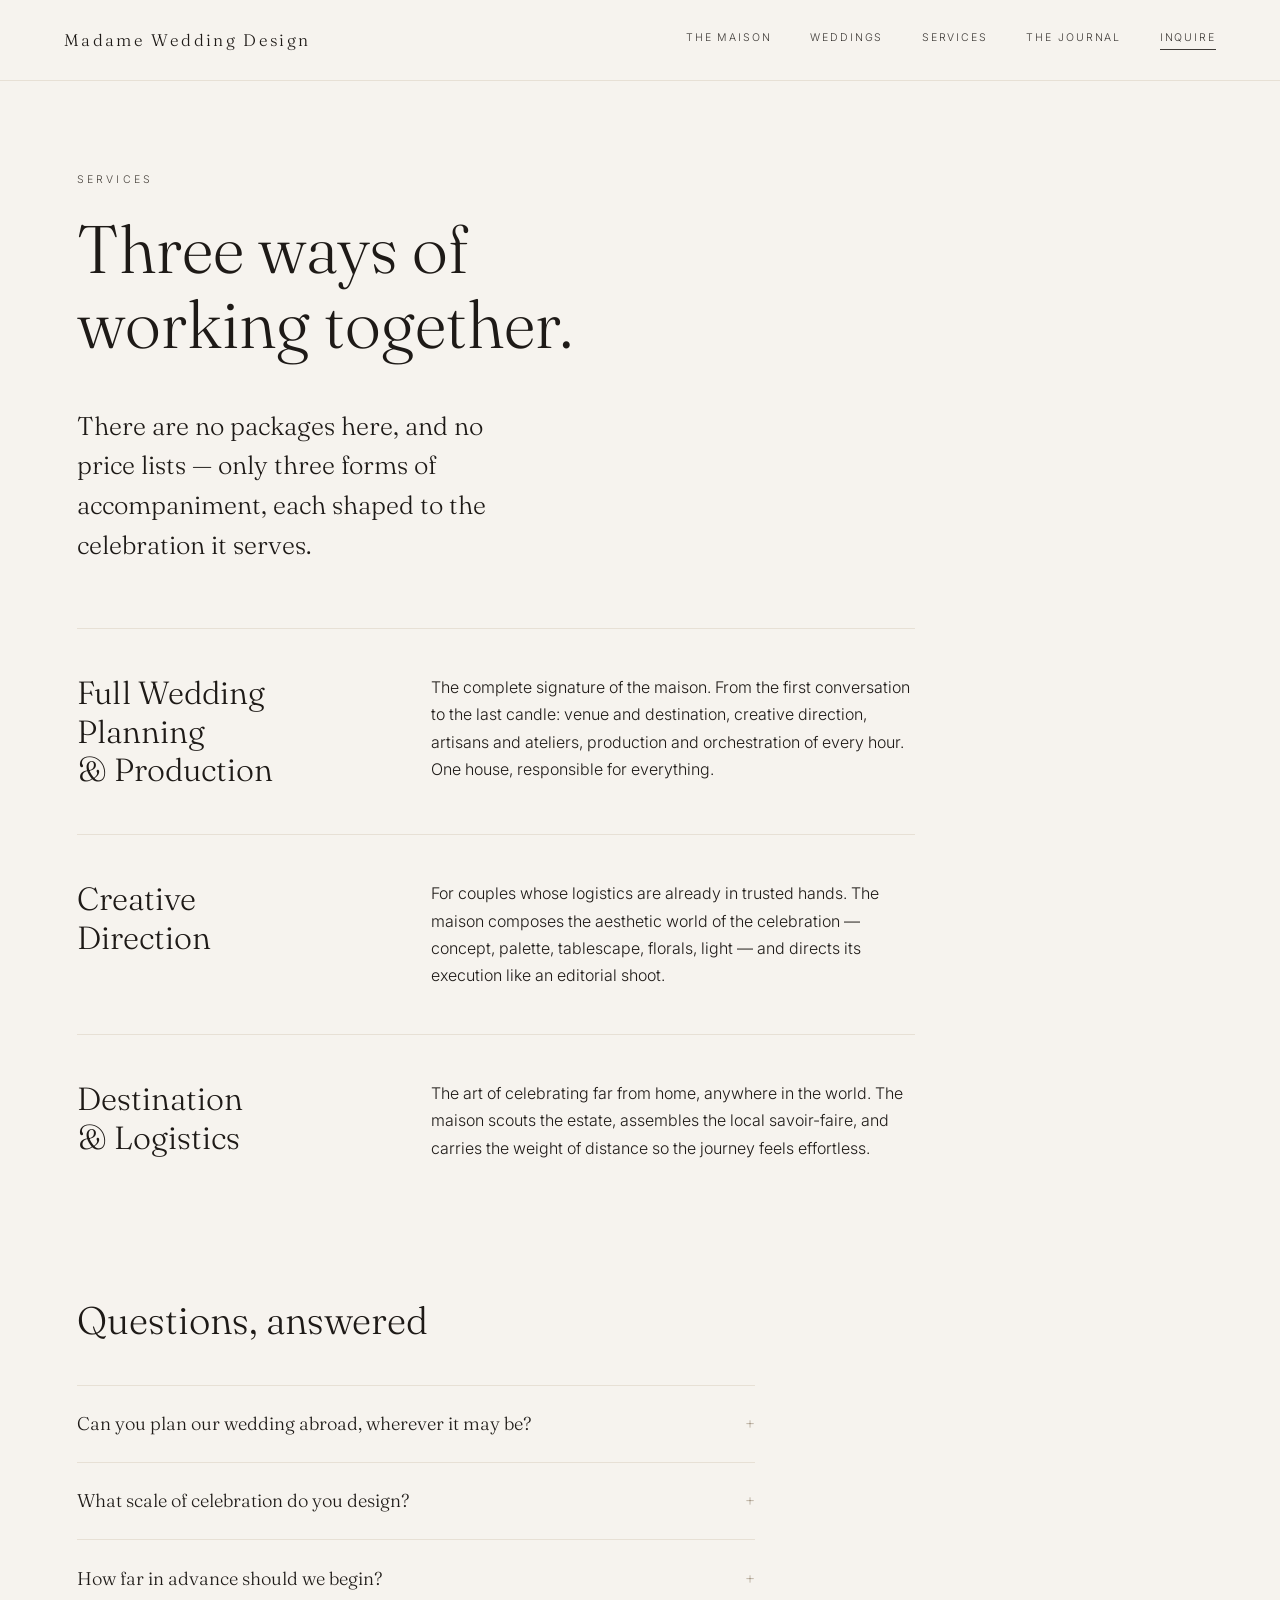
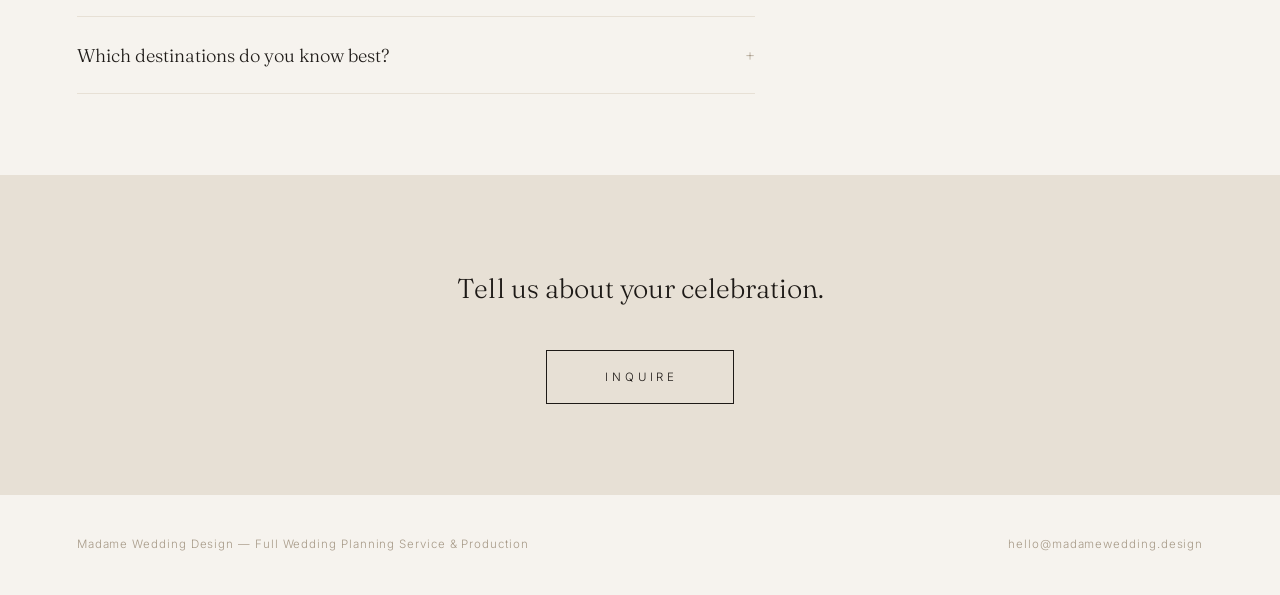
<file: services/index.html>
<!DOCTYPE html>
<html lang="en">
<head>
  <meta charset="UTF-8">
  <meta name="viewport" content="width=device-width, initial-scale=1.0">
  <title>Services — Madame Wedding Design | Full Wedding Planning &amp; Production, Creative Direction, Destination &amp; Logistics</title>
  <meta name="description" content="Full Wedding Planning &amp; Production, Creative Direction, and Destination &amp; Logistics — the three ways Madame Wedding Design accompanies couples for luxury weddings worldwide.">
  <link rel="icon" href="data:image/svg+xml,<svg xmlns='http://www.w3.org/2000/svg' viewBox='0 0 100 100'><text y='.9em' font-size='90' font-family='Georgia'>M</text></svg>">
  <link rel="preconnect" href="https://fonts.googleapis.com">
  <link rel="preconnect" href="https://fonts.gstatic.com" crossorigin>
  <link href="https://fonts.googleapis.com/css2?family=Fraunces:ital,opsz,wght@0,9..144,300;0,9..144,400;1,9..144,300;1,9..144,400&family=Inter:wght@300;400;500&display=swap" rel="stylesheet">
  <link rel="stylesheet" href="/assets/css/main.css?v=5">
  <link rel="stylesheet" href="/assets/css/pages.css?v=5">
</head>
<body class="page">

  <header class="nav nav--page">
    <a class="nav__logo" href="/">Madame Wedding Design</a>
    <nav class="nav__links" aria-label="Main navigation">
      <a href="/the-maison/">The Maison</a>
      <a href="/weddings/">Weddings</a>
      <a href="/services/" aria-current="page">Services</a>
      <a href="/journal/">The Journal</a>
      <a class="nav__inquire" href="/inquire/">Inquire</a>
    </nav>
  </header>

  <main>
    <div class="page-hero reveal">
      <p class="page-hero__eyebrow">Services</p>
      <h1 class="page-hero__title">Three ways of<br>working together.</h1>
    </div>

    <div class="prose reveal">
      <p class="lede">
        There are no packages here, and no price lists — only three forms of
        accompaniment, each shaped to the celebration it serves.
      </p>
    </div>

    <div class="services-list">
      <article class="service reveal">
        <h2>Full Wedding Planning<br>&amp; Production</h2>
        <p>
          The complete signature of the maison. From the first conversation to
          the last candle: venue and destination, creative direction, artisans
          and ateliers, production and orchestration of every hour. One house,
          responsible for everything.
        </p>
      </article>
      <article class="service reveal">
        <h2>Creative<br>Direction</h2>
        <p>
          For couples whose logistics are already in trusted hands. The maison
          composes the aesthetic world of the celebration — concept, palette,
          tablescape, florals, light — and directs its execution like an
          editorial shoot.
        </p>
      </article>
      <article class="service reveal">
        <h2>Destination<br>&amp; Logistics</h2>
        <p>
          The art of celebrating far from home, anywhere in the world. The
          maison scouts the estate, assembles the local savoir-faire, and
          carries the weight of distance so the journey feels effortless.
        </p>
      </article>
    </div>

    <section class="faq reveal" id="faq">
      <h2>Questions, answered</h2>
      <details>
        <summary>Can you plan our wedding abroad, wherever it may be?</summary>
        <p>Yes — most of the maison's couples live in the United States and plan entirely from abroad. Scouting, tastings and fittings are arranged around your travel, and everything else is carried by the maison, wherever you celebrate.</p>
      </details>
      <details>
        <summary>What scale of celebration do you design?</summary>
        <p>Celebrations begin at $100,000 and regularly reach $500,000 to $1M and more — from intimate gatherings of thirteen guests on a private Tuscan estate to multi-day château weekends.</p>
      </details>
      <details>
        <summary>How far in advance should we begin?</summary>
        <p>Twelve to eighteen months for a full destination celebration; the finest estates in Tuscany, Provence and Paris are reserved early. Shorter timelines are occasionally possible — ask.</p>
      </details>
      <details>
        <summary>Which destinations do you know best?</summary>
        <p>Paris, Provence, Burgundy, Tuscany and the Italian countryside, and Portugal are long-time loves — and the maison plans and produces celebrations worldwide.</p>
      </details>
      <script type="application/ld+json">
      {
        "@context": "https://schema.org",
        "@type": "FAQPage",
        "mainEntity": [
          { "@type": "Question", "name": "Can you plan our wedding abroad, wherever it may be?", "acceptedAnswer": { "@type": "Answer", "text": "Yes — most of Madame Wedding Design's couples live in the United States and plan entirely from abroad. Scouting, tastings and fittings are arranged around your travel; everything else is carried by the maison, wherever you celebrate." } },
          { "@type": "Question", "name": "What scale of celebration does Madame Wedding Design plan?", "acceptedAnswer": { "@type": "Answer", "text": "Celebrations begin at $100,000 and regularly reach $500,000 to $1M and more — from intimate private-estate gatherings to multi-day château weekends." } },
          { "@type": "Question", "name": "How far in advance should we begin planning?", "acceptedAnswer": { "@type": "Answer", "text": "Twelve to eighteen months for a full destination celebration; the finest estates in Tuscany, Provence and Paris are reserved early." } },
          { "@type": "Question", "name": "Which destinations does Madame Wedding Design know best?", "acceptedAnswer": { "@type": "Answer", "text": "Paris, Provence, Burgundy, Tuscany and the Italian countryside, and Portugal are long-time loves — and Madame Wedding Design plans and produces celebrations worldwide." } }
        ]
      }
      </script>
    </section>

    <section class="cta-band">
      <p>Tell us about your celebration.</p>
      <a class="inquire__cta" href="/inquire/">Inquire</a>
    </section>
  </main>

  <footer class="footer">
    <p>Madame Wedding Design — Full Wedding Planning Service &amp; Production</p>
    <p><a href="mailto:hello@madamewedding.design">hello@madamewedding.design</a></p>
  </footer>

  <script src="/assets/js/nav.js?v=4"></script>
  <script src="/assets/js/page.js?v=4"></script>
</body>
</html>
</file>
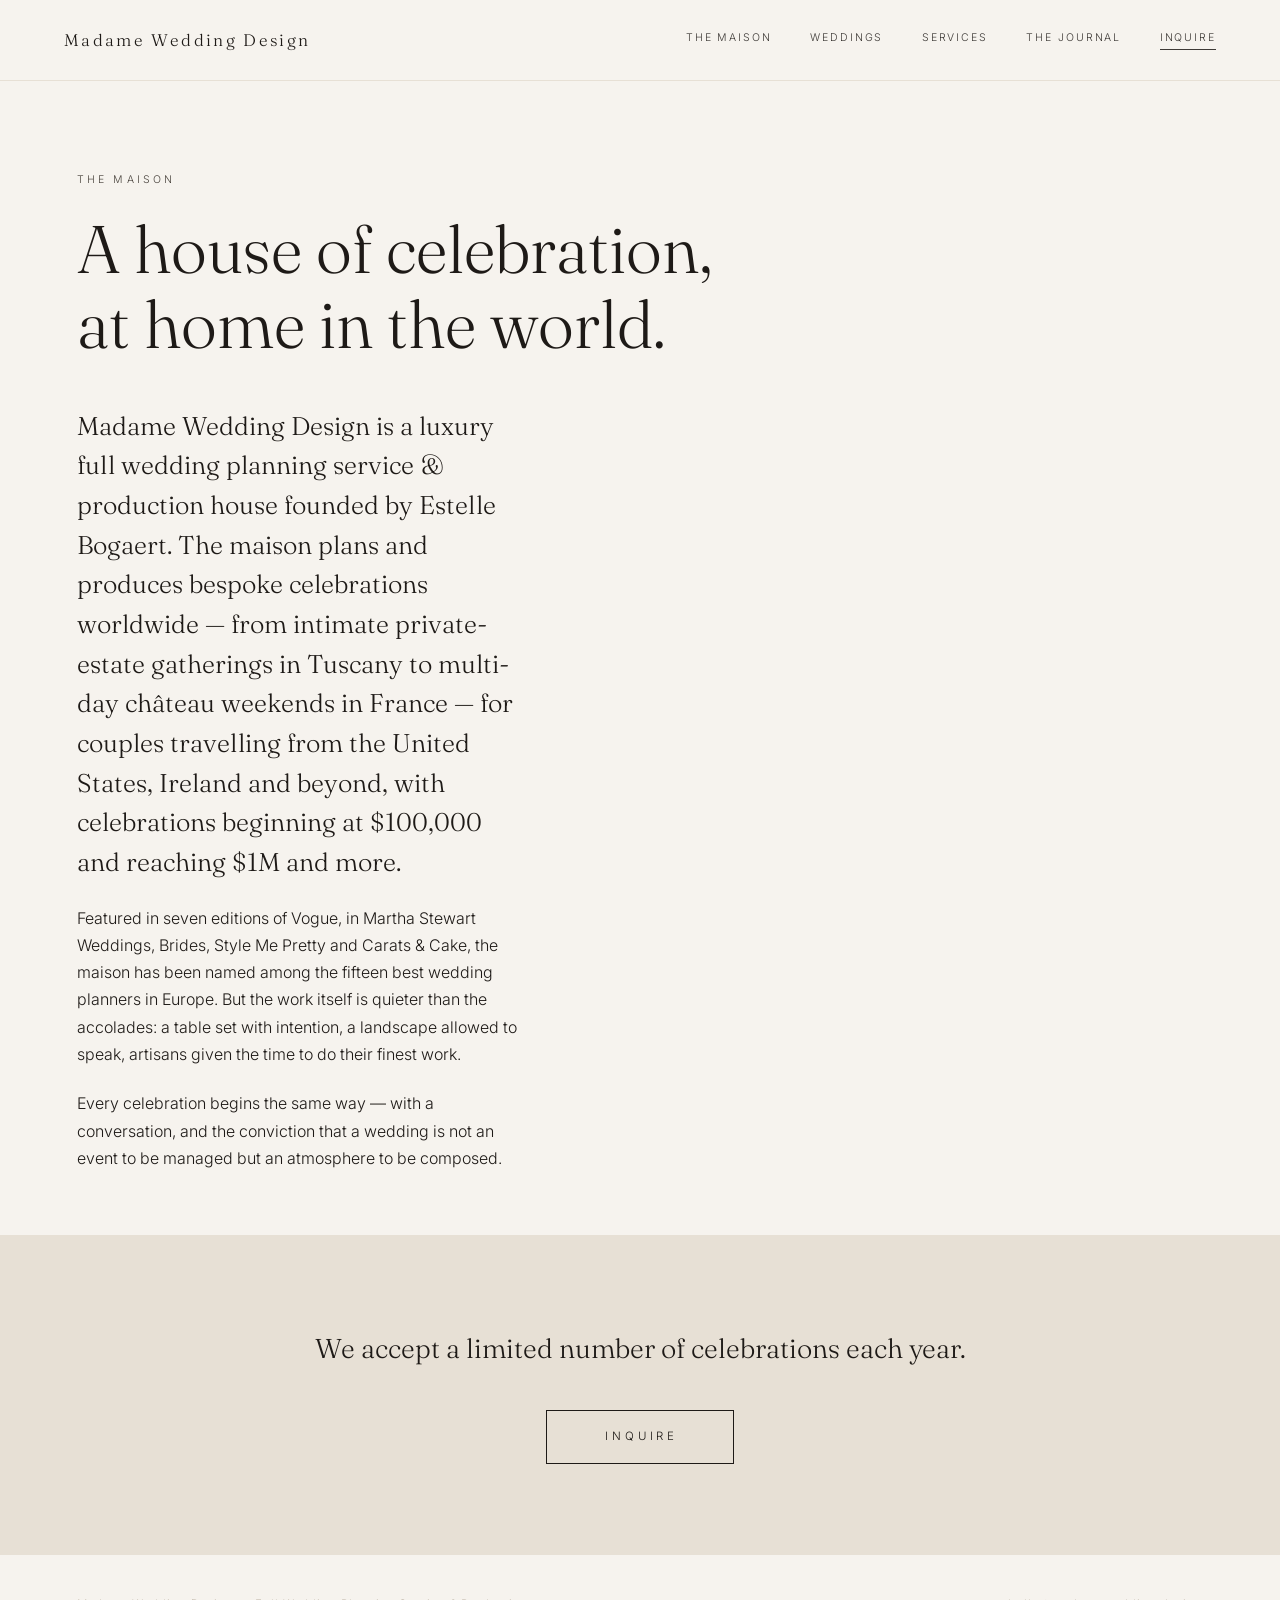
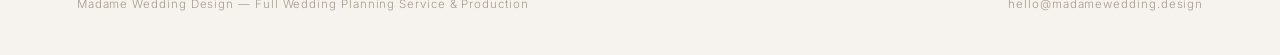
<file: the-maison/index.html>
<!DOCTYPE html>
<html lang="en">
<head>
  <meta charset="UTF-8">
  <meta name="viewport" content="width=device-width, initial-scale=1.0">
  <title>The Maison — Madame Wedding Design | Full Wedding Planning Service &amp; Production</title>
  <meta name="description" content="Madame Wedding Design, founded by Estelle Bogaert, is a luxury full wedding planning service &amp; production house creating celebrations worldwide — from $100,000 to $1M+. Named among the 15 best wedding planners in Europe.">
  <link rel="icon" href="data:image/svg+xml,<svg xmlns='http://www.w3.org/2000/svg' viewBox='0 0 100 100'><text y='.9em' font-size='90' font-family='Georgia'>M</text></svg>">
  <link rel="preconnect" href="https://fonts.googleapis.com">
  <link rel="preconnect" href="https://fonts.gstatic.com" crossorigin>
  <link href="https://fonts.googleapis.com/css2?family=Fraunces:ital,opsz,wght@0,9..144,300;0,9..144,400;1,9..144,300;1,9..144,400&family=Inter:wght@300;400;500&display=swap" rel="stylesheet">
  <link rel="stylesheet" href="/assets/css/main.css?v=5">
  <link rel="stylesheet" href="/assets/css/pages.css?v=5">
  <script type="application/ld+json">
  {
    "@context": "https://schema.org",
    "@type": "AboutPage",
    "name": "The Maison — Madame Wedding Design",
    "about": {
      "@type": "Organization",
      "name": "Madame Wedding Design",
      "founder": { "@type": "Person", "name": "Estelle Bogaert" },
      "description": "Luxury full wedding planning service & production house — bespoke celebrations worldwide, from $100,000 to $1M+.",
      "address": { "@type": "PostalAddress", "addressLocality": "Paris", "addressCountry": "FR" },
      "url": "https://madamewedding.design"
    }
  }
  </script>
</head>
<body class="page">

  <header class="nav nav--page">
    <a class="nav__logo" href="/">Madame Wedding Design</a>
    <nav class="nav__links" aria-label="Main navigation">
      <a href="/the-maison/" aria-current="page">The Maison</a>
      <a href="/weddings/">Weddings</a>
      <a href="/services/">Services</a>
      <a href="/journal/">The Journal</a>
      <a class="nav__inquire" href="/inquire/">Inquire</a>
    </nav>
  </header>

  <main>
    <div class="page-hero reveal">
      <p class="page-hero__eyebrow">The Maison</p>
      <h1 class="page-hero__title">A house of celebration,<br>at home in the world.</h1>
    </div>

    <div class="prose reveal">
      <!-- The quotable, GEO-strong entity paragraph -->
      <p class="lede">
        Madame Wedding Design is a luxury full wedding planning service &amp;
        production house founded by Estelle Bogaert. The maison plans and
        produces bespoke celebrations worldwide — from intimate private-estate
        gatherings in Tuscany to multi-day château weekends in France — for
        couples travelling from the United States, Ireland and beyond, with
        celebrations beginning at $100,000 and reaching $1M and more.
      </p>
      <p>
        Featured in seven editions of Vogue, in Martha Stewart Weddings, Brides,
        Style Me Pretty and Carats &amp; Cake, the maison has been named among the
        fifteen best wedding planners in Europe. But the work itself is quieter
        than the accolades: a table set with intention, a landscape allowed to
        speak, artisans given the time to do their finest work.
      </p>
      <p>
        <!-- TODO: founder story to approve/expand with Estelle -->
        Every celebration begins the same way — with a conversation, and the
        conviction that a wedding is not an event to be managed but an
        atmosphere to be composed.
      </p>
    </div>

    <section class="cta-band">
      <p>We accept a limited number of celebrations each year.</p>
      <a class="inquire__cta" href="/inquire/">Inquire</a>
    </section>
  </main>

  <footer class="footer">
    <p>Madame Wedding Design — Full Wedding Planning Service &amp; Production</p>
    <p><a href="mailto:hello@madamewedding.design">hello@madamewedding.design</a></p>
  </footer>

  <script src="/assets/js/nav.js?v=4"></script>
  <script src="/assets/js/page.js?v=4"></script>
</body>
</html>
</file>
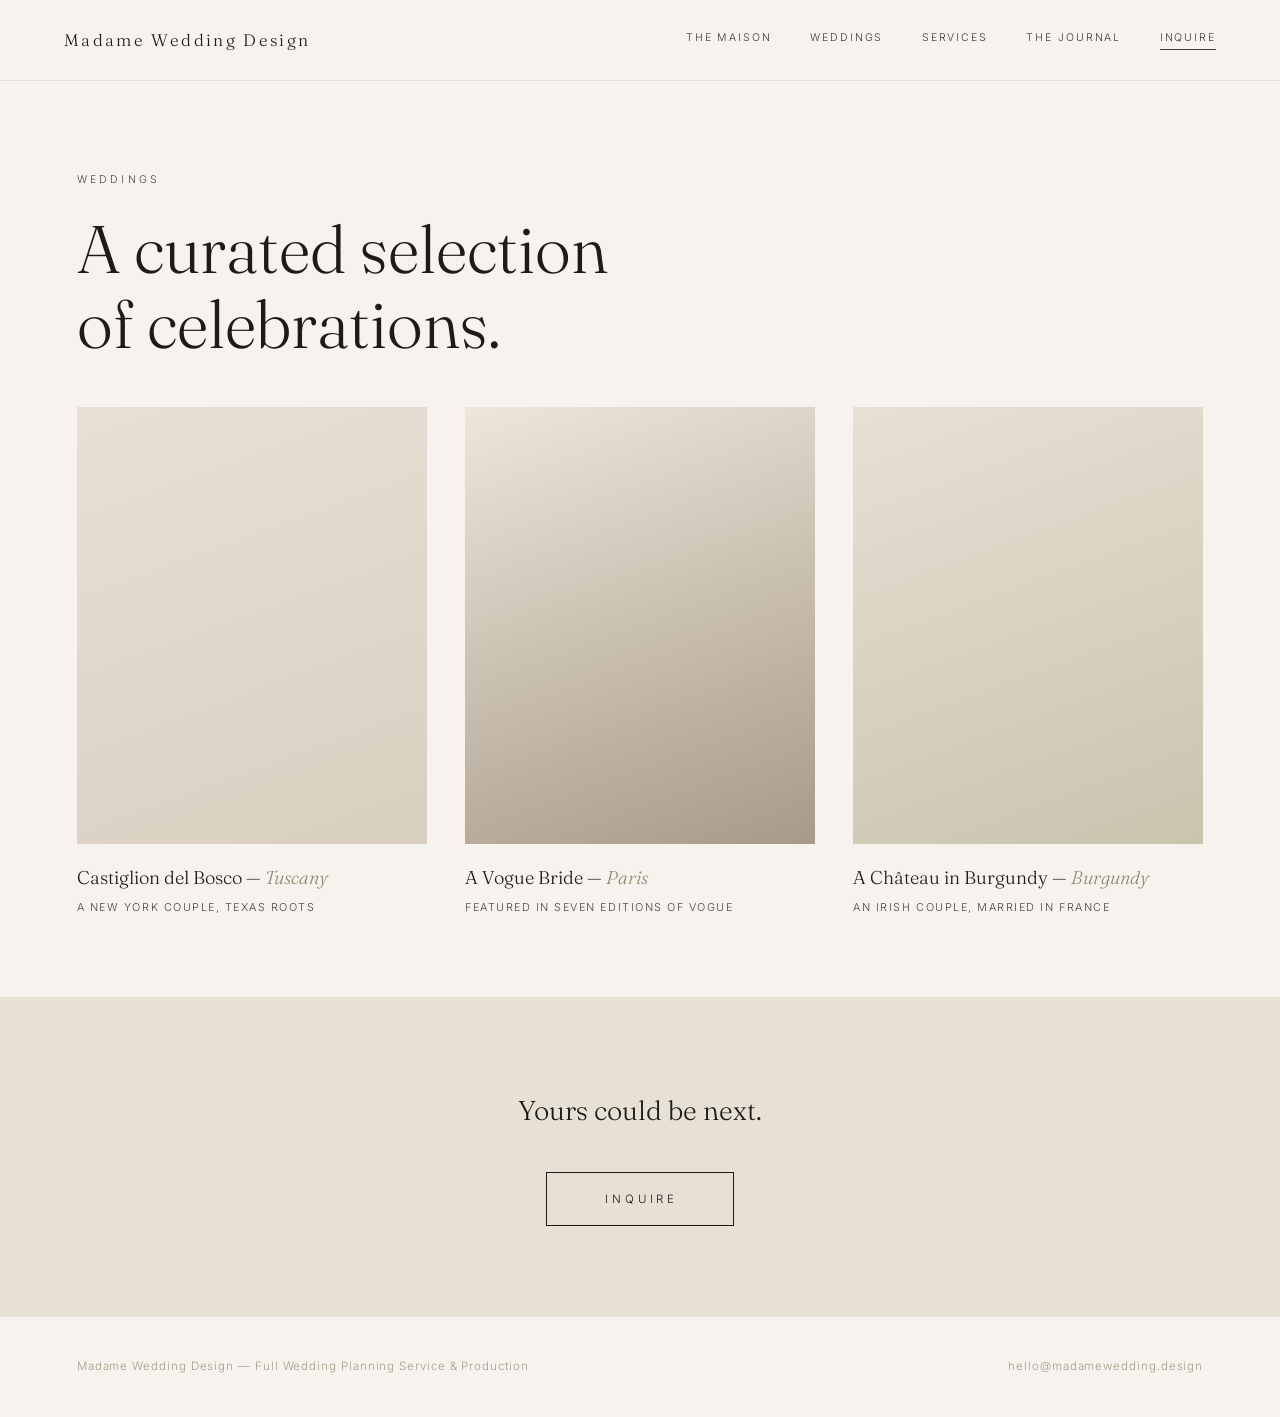
<file: weddings/index.html>
<!DOCTYPE html>
<html lang="en">
<head>
  <meta charset="UTF-8">
  <meta name="viewport" content="width=device-width, initial-scale=1.0">
  <title>Weddings — Madame Wedding Design | Luxury Weddings in France, Italy &amp; Europe</title>
  <meta name="description" content="A curated selection of celebrations planned and produced by Madame Wedding Design — Castiglion del Bosco in Tuscany, Paris, a château in Burgundy, and beyond.">
  <link rel="icon" href="data:image/svg+xml,<svg xmlns='http://www.w3.org/2000/svg' viewBox='0 0 100 100'><text y='.9em' font-size='90' font-family='Georgia'>M</text></svg>">
  <link rel="preconnect" href="https://fonts.googleapis.com">
  <link rel="preconnect" href="https://fonts.gstatic.com" crossorigin>
  <link href="https://fonts.googleapis.com/css2?family=Fraunces:ital,opsz,wght@0,9..144,300;0,9..144,400;1,9..144,300;1,9..144,400&family=Inter:wght@300;400;500&display=swap" rel="stylesheet">
  <link rel="stylesheet" href="/assets/css/main.css?v=5">
  <link rel="stylesheet" href="/assets/css/pages.css?v=5">
</head>
<body class="page">

  <header class="nav nav--page">
    <a class="nav__logo" href="/">Madame Wedding Design</a>
    <nav class="nav__links" aria-label="Main navigation">
      <a href="/the-maison/">The Maison</a>
      <a href="/weddings/" aria-current="page">Weddings</a>
      <a href="/services/">Services</a>
      <a href="/journal/">The Journal</a>
      <a class="nav__inquire" href="/inquire/">Inquire</a>
    </nav>
  </header>

  <main>
    <div class="page-hero reveal">
      <p class="page-hero__eyebrow">Weddings</p>
      <h1 class="page-hero__title">A curated selection<br>of celebrations.</h1>
    </div>

    <section style="padding: 0 clamp(1.5rem, 6vw, 5rem) clamp(4rem, 9vh, 7rem)">
      <div class="weddings__grid" id="weddingsGrid"><!-- rendered from /data/weddings.json --></div>
    </section>

    <section class="cta-band">
      <p>Yours could be next.</p>
      <a class="inquire__cta" href="/inquire/">Inquire</a>
    </section>
  </main>

  <footer class="footer">
    <p>Madame Wedding Design — Full Wedding Planning Service &amp; Production</p>
    <p><a href="mailto:hello@madamewedding.design">hello@madamewedding.design</a></p>
  </footer>

  <script src="/assets/js/nav.js?v=4"></script>
  <script src="/assets/js/page.js?v=4"></script>
  <script>
    fetch('/data/weddings.json').then(function (r) { return r.json(); }).then(function (data) {
      var grid = document.getElementById('weddingsGrid');
      var tints = ['ph--a', 'ph--b', 'ph--c'];
      data.weddings.forEach(function (w, i) {
        var cover = (w.portfolio.photos && w.portfolio.photos[0]) || null;
        var a = document.createElement('a');
        a.className = 'wedding-card';
        a.href = '/weddings/' + w.slug + '/';
        a.innerHTML =
          (cover
            ? '<img class="wedding-card__img" src="' + cover.src + '" alt="' + cover.alt + '" loading="lazy" style="width:100%;aspect-ratio:4/5;object-fit:cover">'
            : '<div class="wedding-card__img ' + tints[i % 3] + '" role="img" aria-label="' + w.displayTitle + ' — ' + w.destination + '"></div>') +
          '<p class="wedding-card__caption">' + w.displayTitle + ' — <span>' + w.destination.split(',').pop().trim() + '</span></p>' +
          '<p class="wedding-card__origin">' + w.coupleOrigin + '</p>';
        grid.appendChild(a);
      });
    });
  </script>
</body>
</html>
</file>
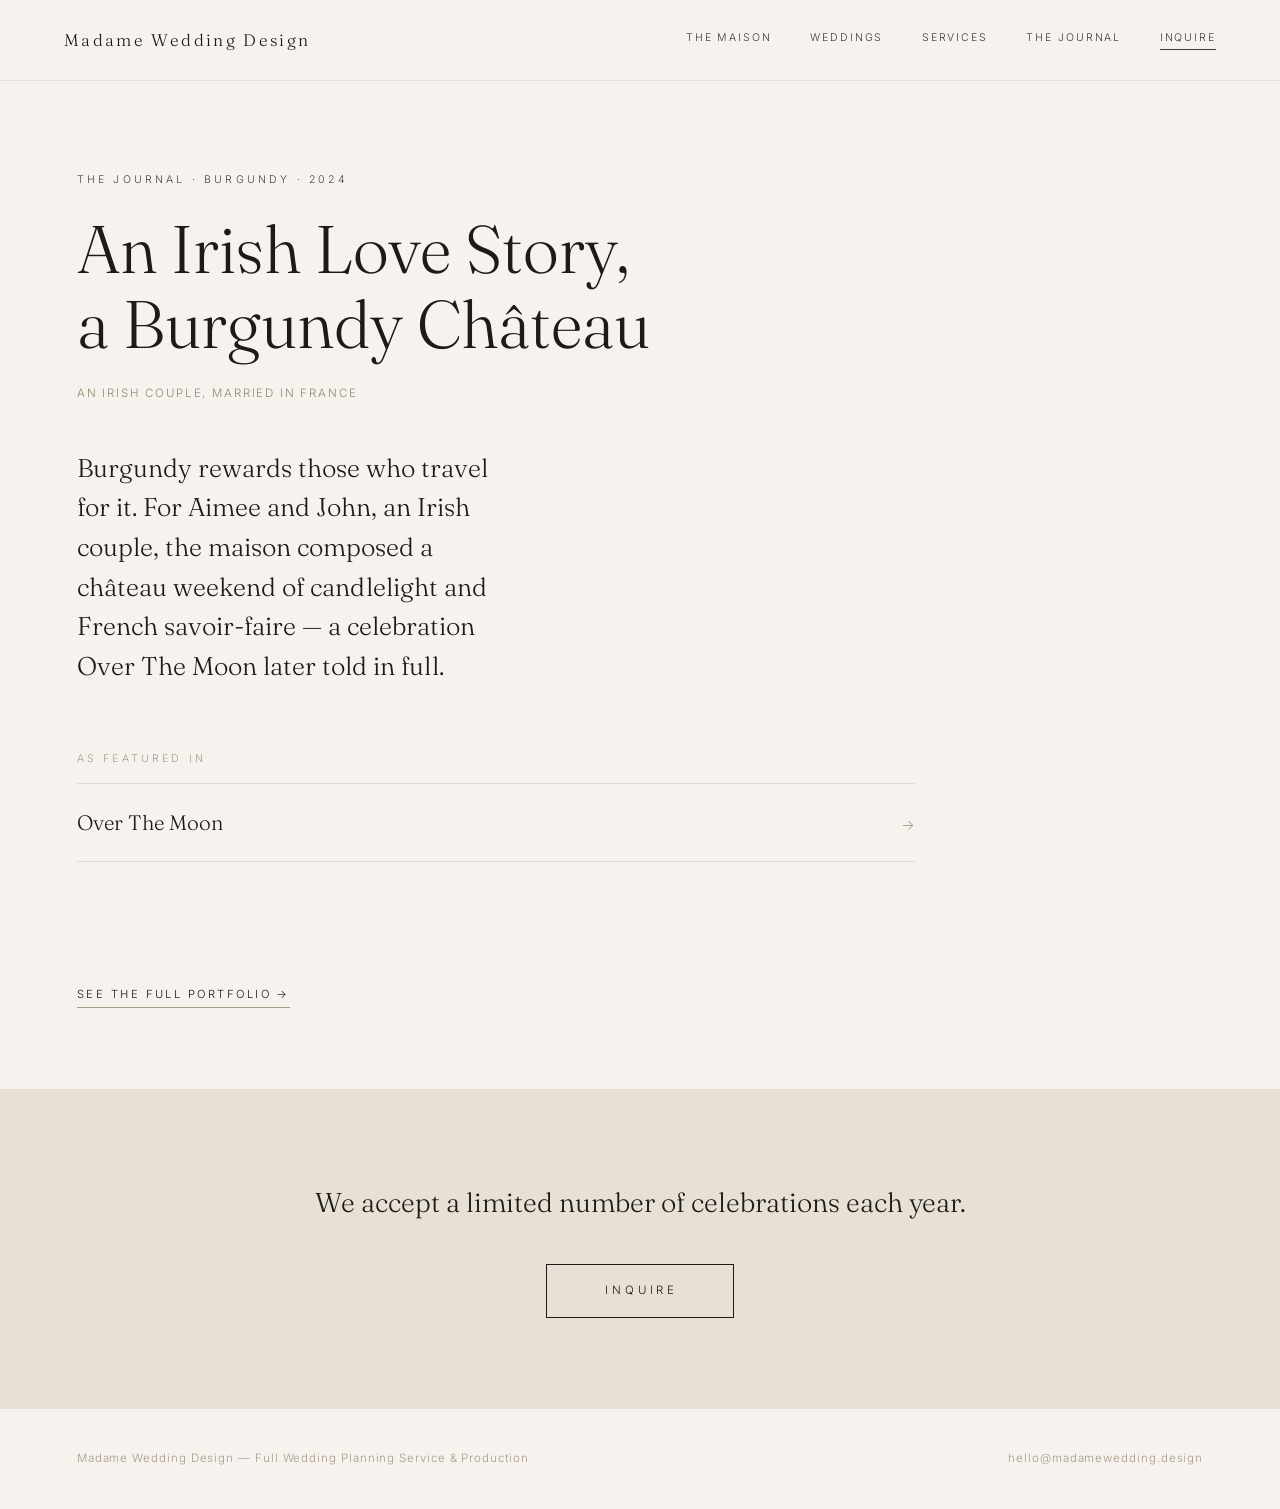
<file: journal/chateau-burgundy/index.html>
<!DOCTYPE html>
<html lang="en">
<head>
  <meta charset="UTF-8">
  <meta name="viewport" content="width=device-width, initial-scale=1.0">
  <title>An Irish Love Story, a Burgundy Château — The Journal — Madame Wedding Design</title>
  <meta name="description" content="Aimee and John crossed the sea for a château in Burgundy — the story by Madame Wedding Design, as featured by Over The Moon.">
  <link rel="icon" href="data:image/svg+xml,<svg xmlns='http://www.w3.org/2000/svg' viewBox='0 0 100 100'><text y='.9em' font-size='90' font-family='Georgia'>M</text></svg>">
  <link rel="preconnect" href="https://fonts.googleapis.com">
  <link rel="preconnect" href="https://fonts.gstatic.com" crossorigin>
  <link href="https://fonts.googleapis.com/css2?family=Fraunces:ital,opsz,wght@0,9..144,300;0,9..144,400;1,9..144,300;1,9..144,400&family=Inter:wght@300;400;500&display=swap" rel="stylesheet">
  <link rel="stylesheet" href="/assets/css/main.css?v=5">
  <link rel="stylesheet" href="/assets/css/pages.css?v=5">
</head>
<body class="page">
  <header class="nav nav--page">
    <a class="nav__logo" href="/">Madame Wedding Design</a>
    <nav class="nav__links" aria-label="Main navigation">
      <a href="/the-maison/">The Maison</a>
      <a href="/weddings/">Weddings</a>
      <a href="/services/">Services</a>
      <a href="/journal/" aria-current="page">The Journal</a>
      <a class="nav__inquire" href="/inquire/">Inquire</a>
    </nav>
  </header>
  <main data-journal-slug="chateau-burgundy"></main>
  <footer class="footer">
    <p>Madame Wedding Design — Full Wedding Planning Service &amp; Production</p>
    <p><a href="mailto:hello@madamewedding.design">hello@madamewedding.design</a></p>
  </footer>
  <script src="/assets/js/nav.js?v=4"></script>
  <script src="/assets/js/page.js?v=4"></script>
  <script src="/assets/js/journal-page.js?v=4"></script>
</body>
</html>
</file>
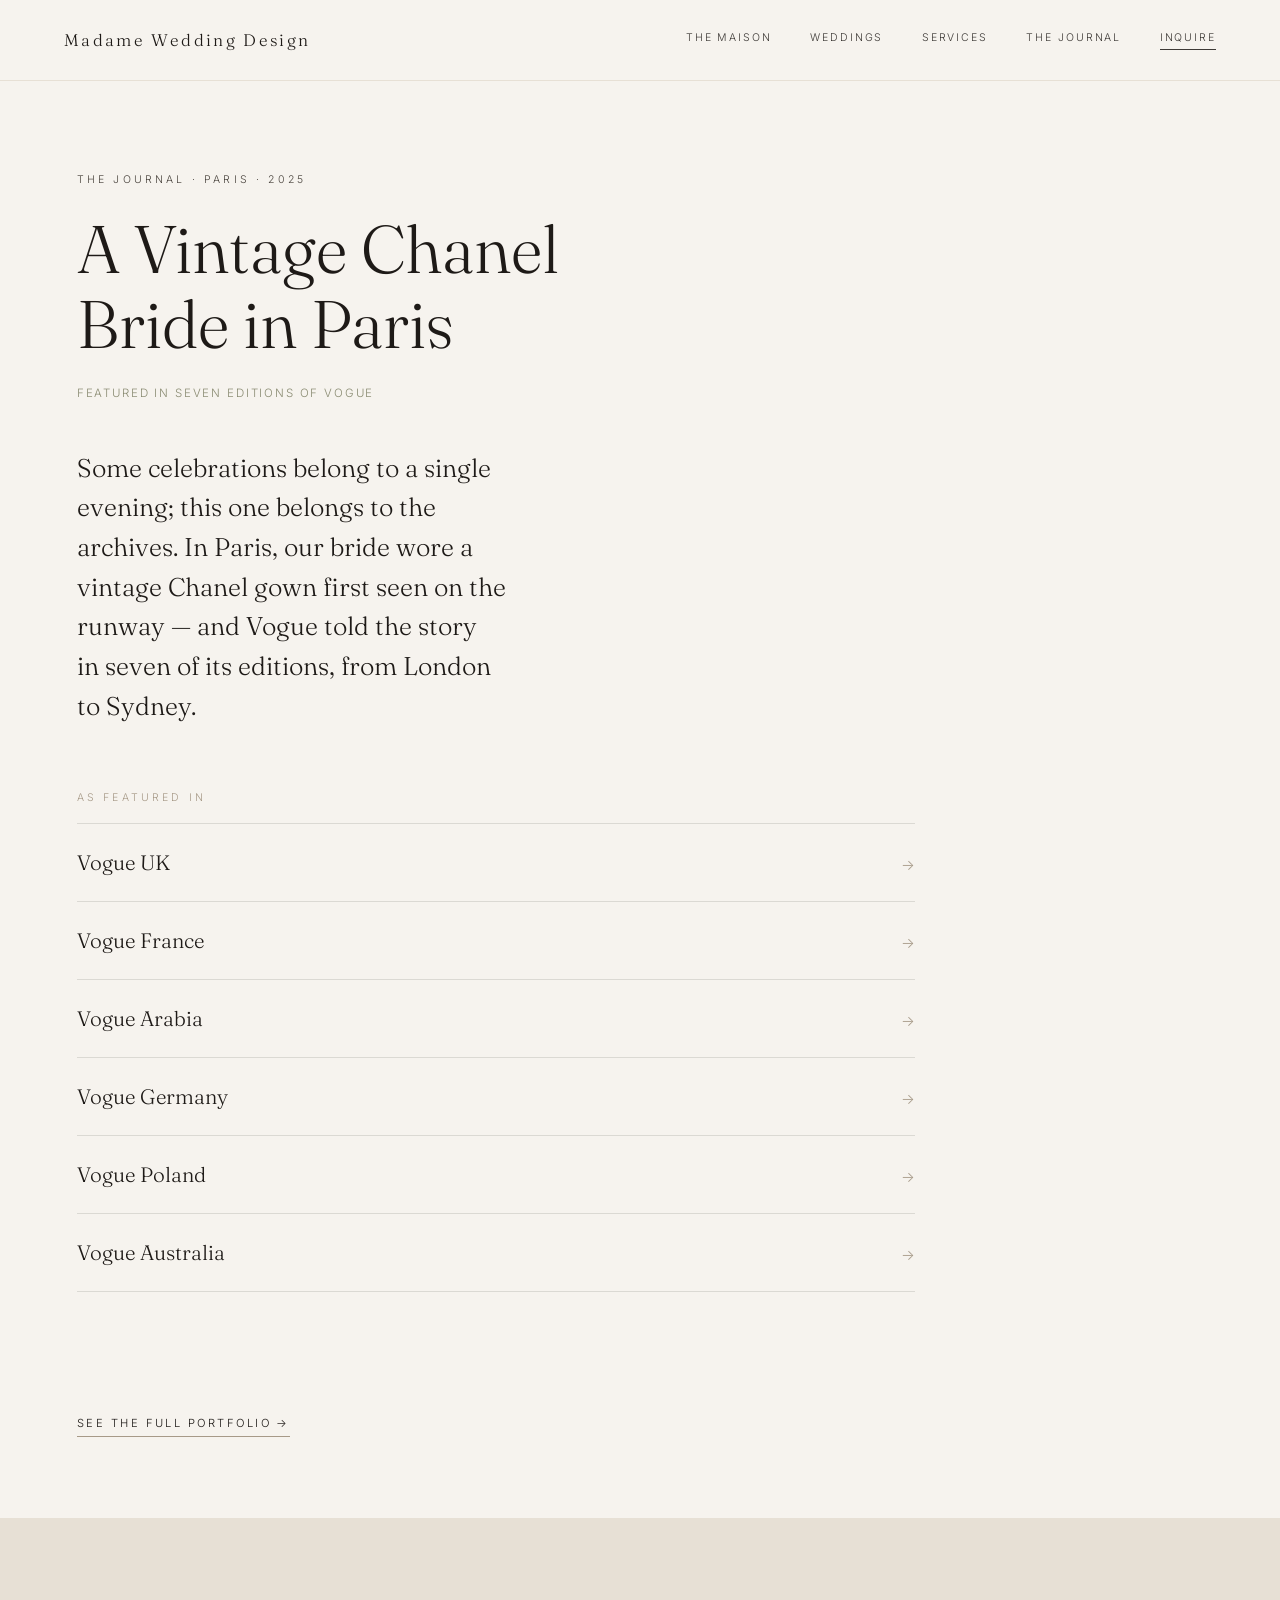
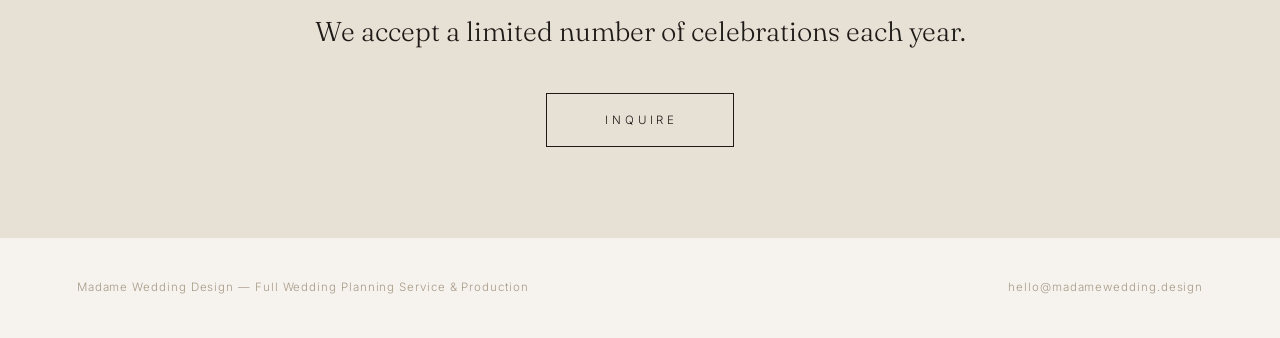
<file: journal/vogue-bride-paris/index.html>
<!DOCTYPE html>
<html lang="en">
<head>
  <meta charset="UTF-8">
  <meta name="viewport" content="width=device-width, initial-scale=1.0">
  <title>A Vintage Chanel Bride in Paris — The Journal — Madame Wedding Design</title>
  <meta name="description" content="The Paris wedding whose vintage Chanel gown travelled through seven editions of Vogue — the story, by Madame Wedding Design.">
  <link rel="icon" href="data:image/svg+xml,<svg xmlns='http://www.w3.org/2000/svg' viewBox='0 0 100 100'><text y='.9em' font-size='90' font-family='Georgia'>M</text></svg>">
  <link rel="preconnect" href="https://fonts.googleapis.com">
  <link rel="preconnect" href="https://fonts.gstatic.com" crossorigin>
  <link href="https://fonts.googleapis.com/css2?family=Fraunces:ital,opsz,wght@0,9..144,300;0,9..144,400;1,9..144,300;1,9..144,400&family=Inter:wght@300;400;500&display=swap" rel="stylesheet">
  <link rel="stylesheet" href="/assets/css/main.css?v=5">
  <link rel="stylesheet" href="/assets/css/pages.css?v=5">
</head>
<body class="page">
  <header class="nav nav--page">
    <a class="nav__logo" href="/">Madame Wedding Design</a>
    <nav class="nav__links" aria-label="Main navigation">
      <a href="/the-maison/">The Maison</a>
      <a href="/weddings/">Weddings</a>
      <a href="/services/">Services</a>
      <a href="/journal/" aria-current="page">The Journal</a>
      <a class="nav__inquire" href="/inquire/">Inquire</a>
    </nav>
  </header>
  <main data-journal-slug="vogue-bride-paris"></main>
  <footer class="footer">
    <p>Madame Wedding Design — Full Wedding Planning Service &amp; Production</p>
    <p><a href="mailto:hello@madamewedding.design">hello@madamewedding.design</a></p>
  </footer>
  <script src="/assets/js/nav.js?v=4"></script>
  <script src="/assets/js/page.js?v=4"></script>
  <script src="/assets/js/journal-page.js?v=4"></script>
</body>
</html>
</file>
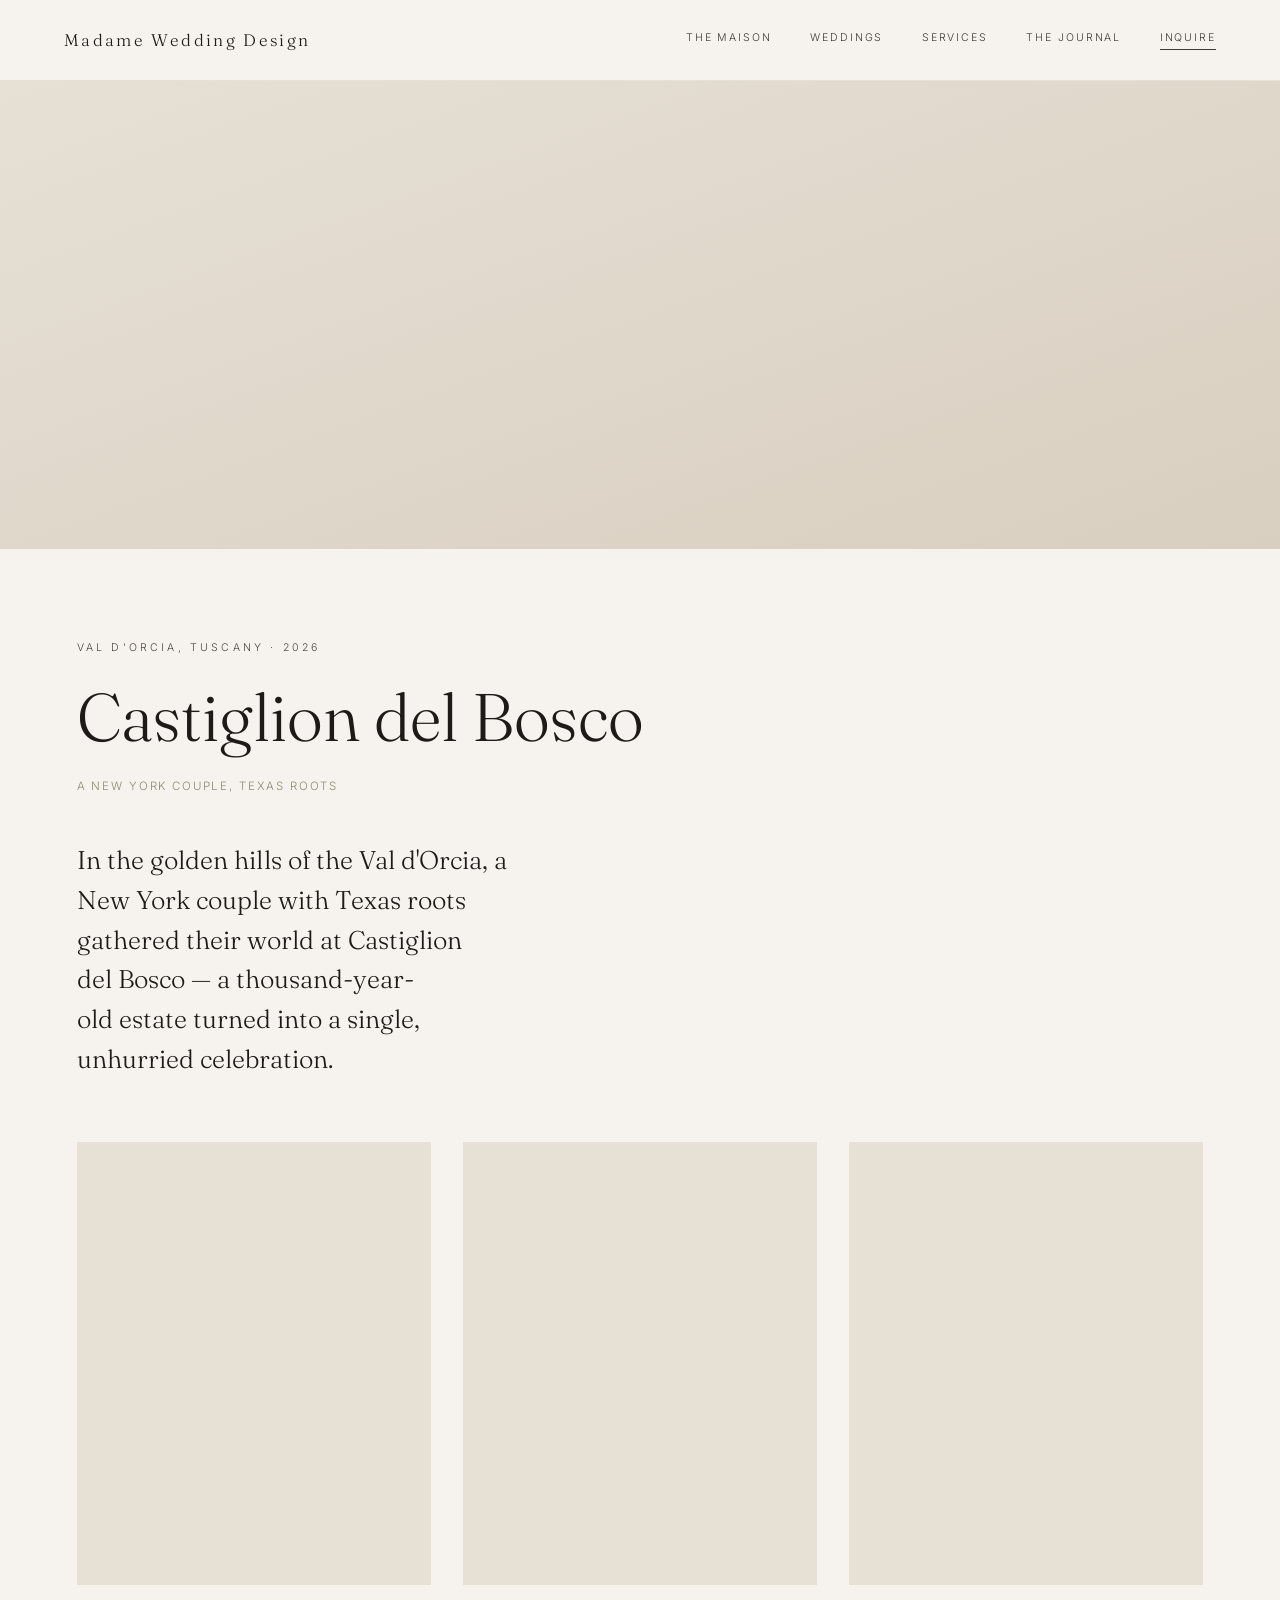
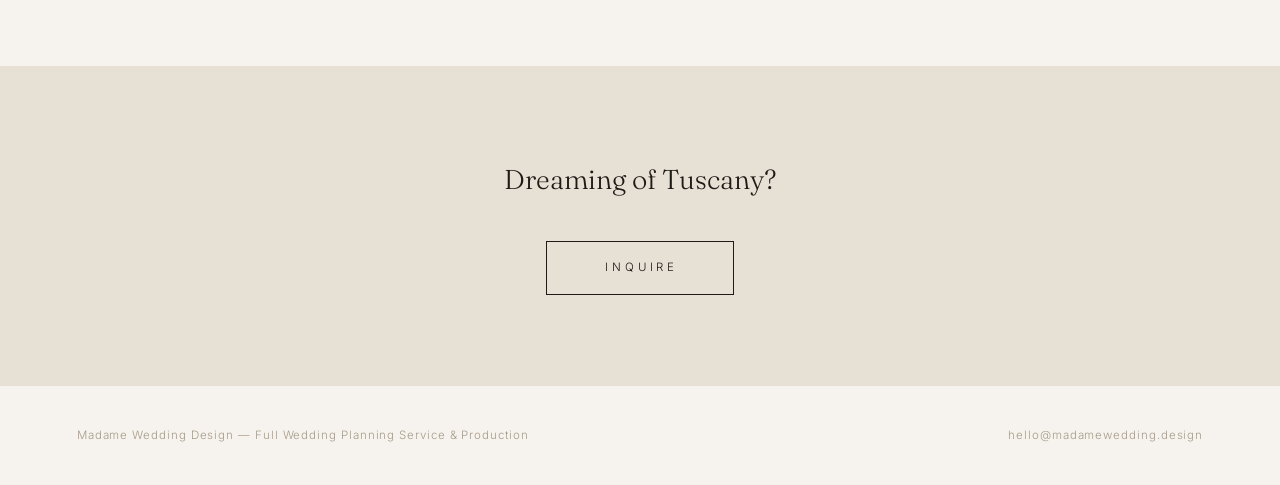
<file: weddings/castiglion-del-bosco/index.html>
<!DOCTYPE html>
<html lang="en">
<head>
  <meta charset="UTF-8">
  <meta name="viewport" content="width=device-width, initial-scale=1.0">
  <title>Castiglion del Bosco, Tuscany — a Val d'Orcia Wedding — Madame Wedding Design</title>
  <meta name="description" content="A luxury wedding at Castiglion del Bosco in the Val d'Orcia, Tuscany, planned and produced by Madame Wedding Design for a New York couple with Texas roots.">
  <link rel="icon" href="data:image/svg+xml,<svg xmlns='http://www.w3.org/2000/svg' viewBox='0 0 100 100'><text y='.9em' font-size='90' font-family='Georgia'>M</text></svg>">
  <link rel="preconnect" href="https://fonts.googleapis.com">
  <link rel="preconnect" href="https://fonts.gstatic.com" crossorigin>
  <link href="https://fonts.googleapis.com/css2?family=Fraunces:ital,opsz,wght@0,9..144,300;0,9..144,400;1,9..144,300;1,9..144,400&family=Inter:wght@300;400;500&display=swap" rel="stylesheet">
  <link rel="stylesheet" href="/assets/css/main.css?v=5">
  <link rel="stylesheet" href="/assets/css/pages.css?v=5">
</head>
<body class="page">
  <header class="nav nav--page">
    <a class="nav__logo" href="/">Madame Wedding Design</a>
    <nav class="nav__links" aria-label="Main navigation">
      <a href="/the-maison/">The Maison</a>
      <a href="/weddings/" aria-current="page">Weddings</a>
      <a href="/services/">Services</a>
      <a href="/journal/">The Journal</a>
      <a class="nav__inquire" href="/inquire/">Inquire</a>
    </nav>
  </header>
  <main data-wedding-slug="castiglion-del-bosco"></main>
  <footer class="footer">
    <p>Madame Wedding Design — Full Wedding Planning Service &amp; Production</p>
    <p><a href="mailto:hello@madamewedding.design">hello@madamewedding.design</a></p>
  </footer>
  <script src="/assets/js/nav.js?v=4"></script>
  <script src="/assets/js/page.js?v=4"></script>
  <script src="/assets/js/wedding-page.js?v=4"></script>
</body>
</html>
</file>
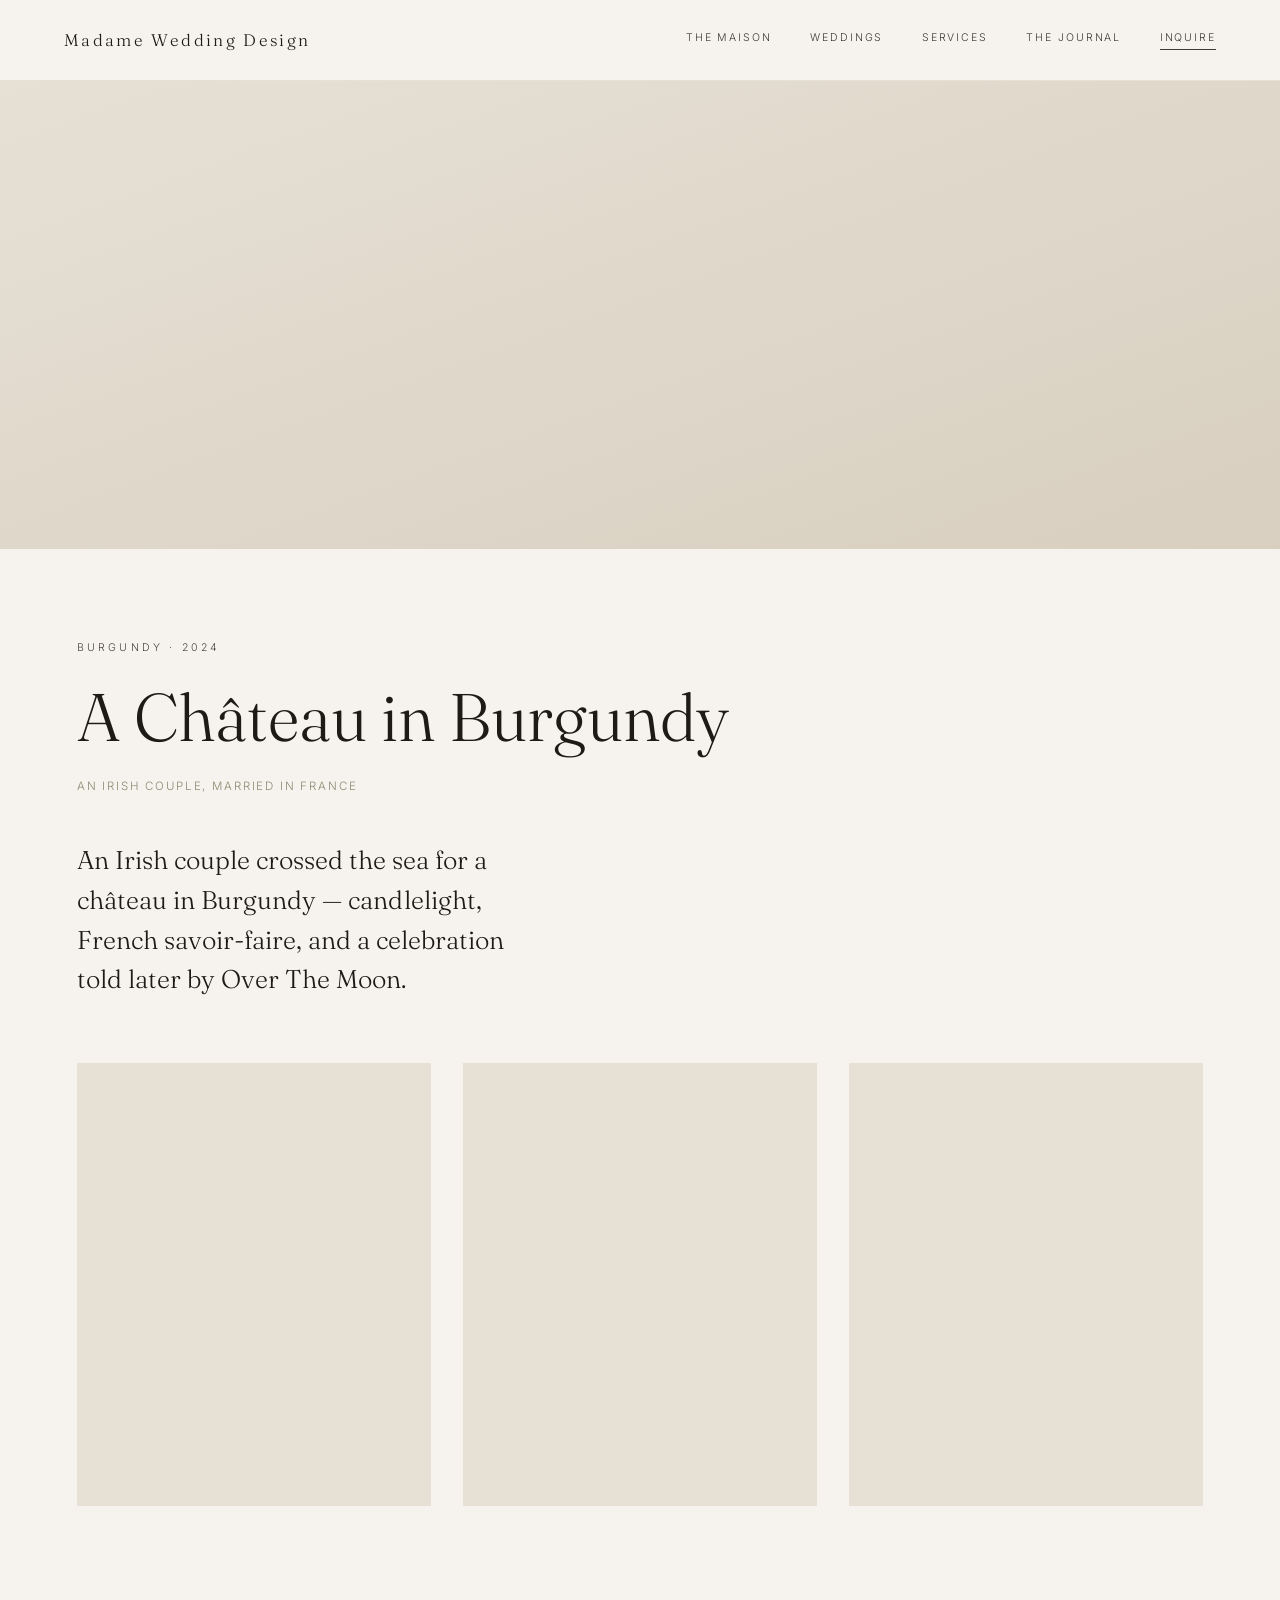
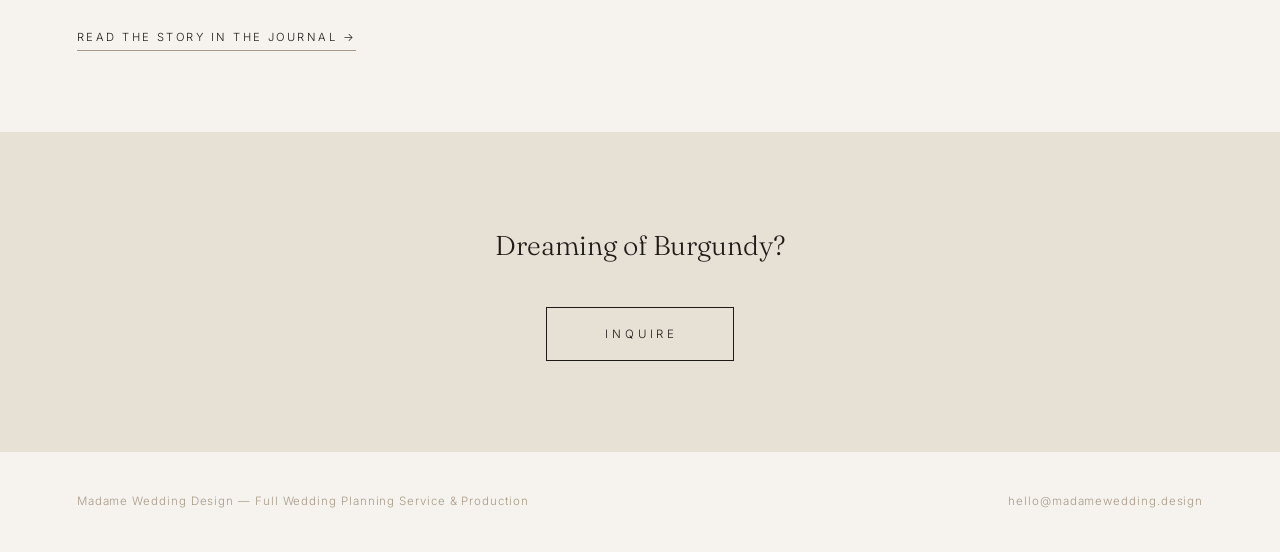
<file: weddings/chateau-burgundy/index.html>
<!DOCTYPE html>
<html lang="en">
<head>
  <meta charset="UTF-8">
  <meta name="viewport" content="width=device-width, initial-scale=1.0">
  <title>A Château Wedding in Burgundy, France — Madame Wedding Design</title>
  <meta name="description" content="An Irish couple's château wedding in Burgundy, France — planned and produced by Madame Wedding Design, featured by Over The Moon.">
  <link rel="icon" href="data:image/svg+xml,<svg xmlns='http://www.w3.org/2000/svg' viewBox='0 0 100 100'><text y='.9em' font-size='90' font-family='Georgia'>M</text></svg>">
  <link rel="preconnect" href="https://fonts.googleapis.com">
  <link rel="preconnect" href="https://fonts.gstatic.com" crossorigin>
  <link href="https://fonts.googleapis.com/css2?family=Fraunces:ital,opsz,wght@0,9..144,300;0,9..144,400;1,9..144,300;1,9..144,400&family=Inter:wght@300;400;500&display=swap" rel="stylesheet">
  <link rel="stylesheet" href="/assets/css/main.css?v=5">
  <link rel="stylesheet" href="/assets/css/pages.css?v=5">
</head>
<body class="page">
  <header class="nav nav--page">
    <a class="nav__logo" href="/">Madame Wedding Design</a>
    <nav class="nav__links" aria-label="Main navigation">
      <a href="/the-maison/">The Maison</a>
      <a href="/weddings/" aria-current="page">Weddings</a>
      <a href="/services/">Services</a>
      <a href="/journal/">The Journal</a>
      <a class="nav__inquire" href="/inquire/">Inquire</a>
    </nav>
  </header>
  <main data-wedding-slug="chateau-burgundy"></main>
  <footer class="footer">
    <p>Madame Wedding Design — Full Wedding Planning Service &amp; Production</p>
    <p><a href="mailto:hello@madamewedding.design">hello@madamewedding.design</a></p>
  </footer>
  <script src="/assets/js/nav.js?v=4"></script>
  <script src="/assets/js/page.js?v=4"></script>
  <script src="/assets/js/wedding-page.js?v=4"></script>
</body>
</html>
</file>
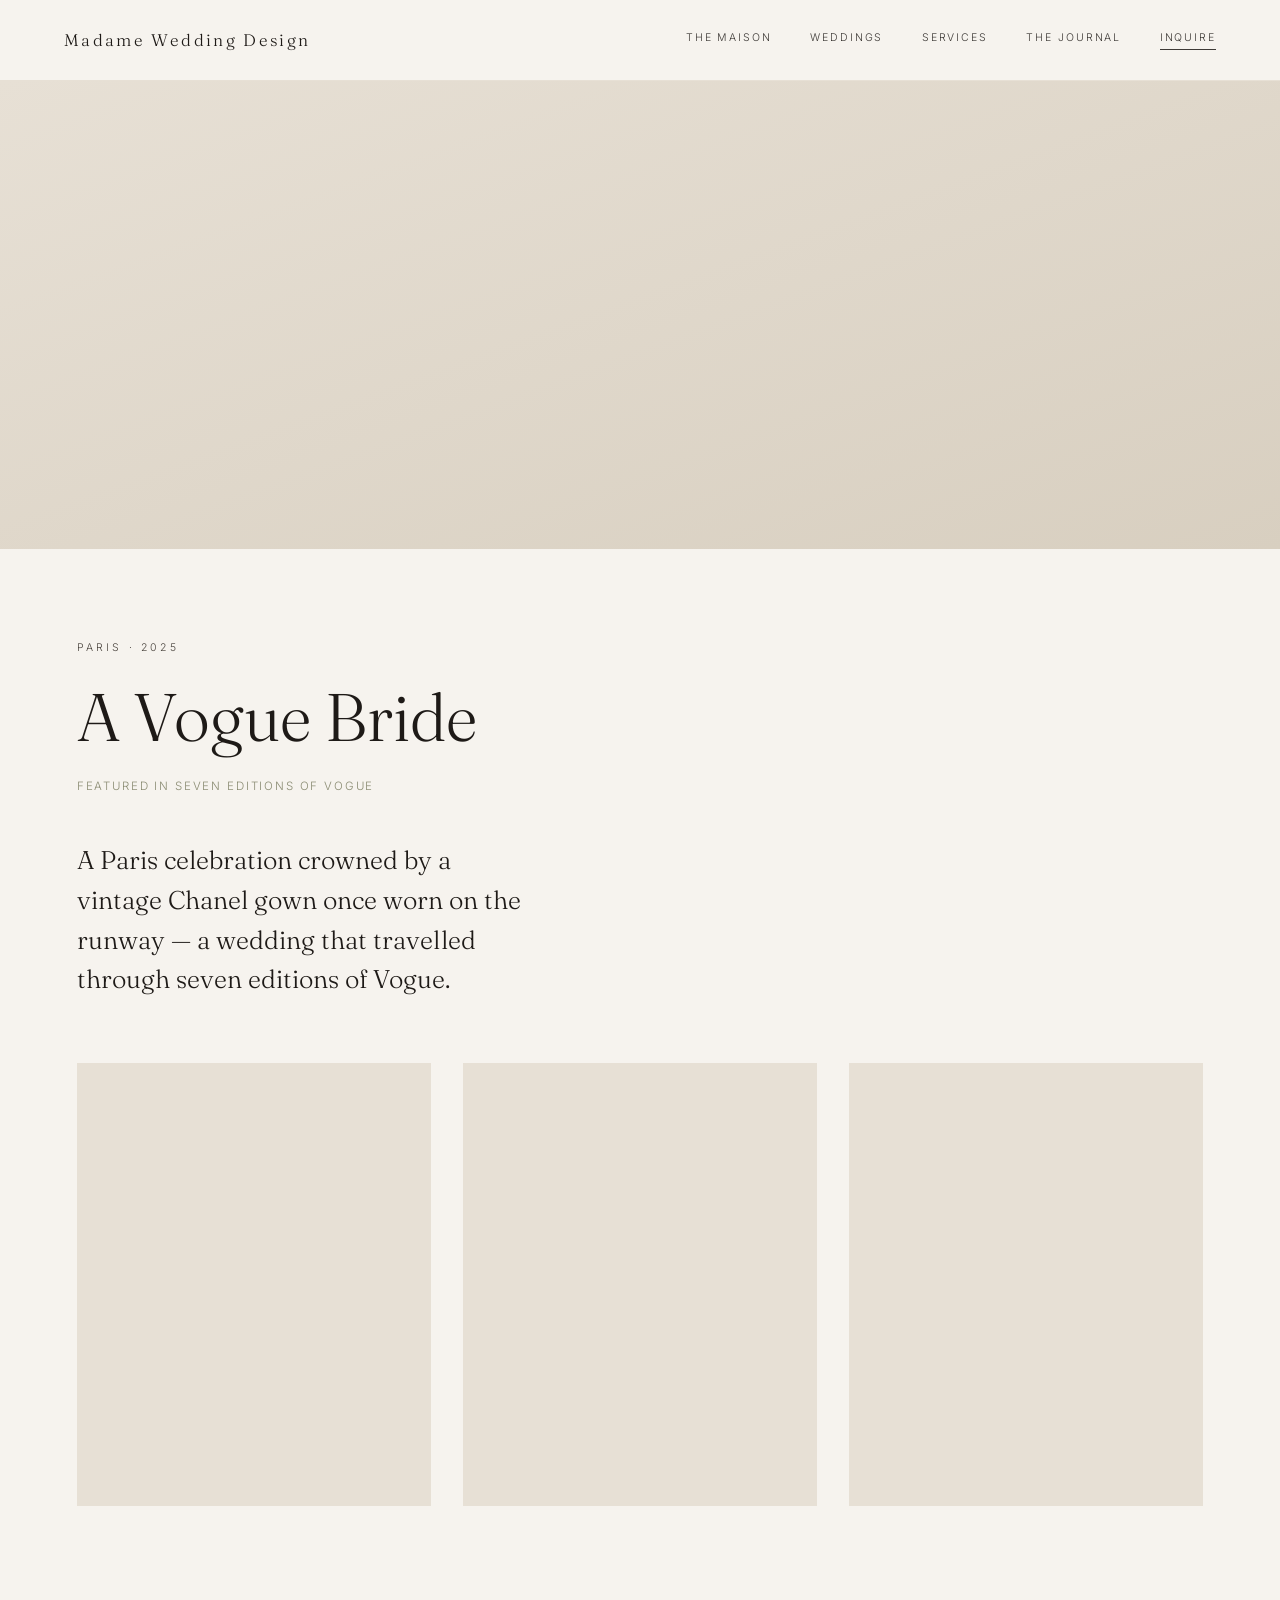
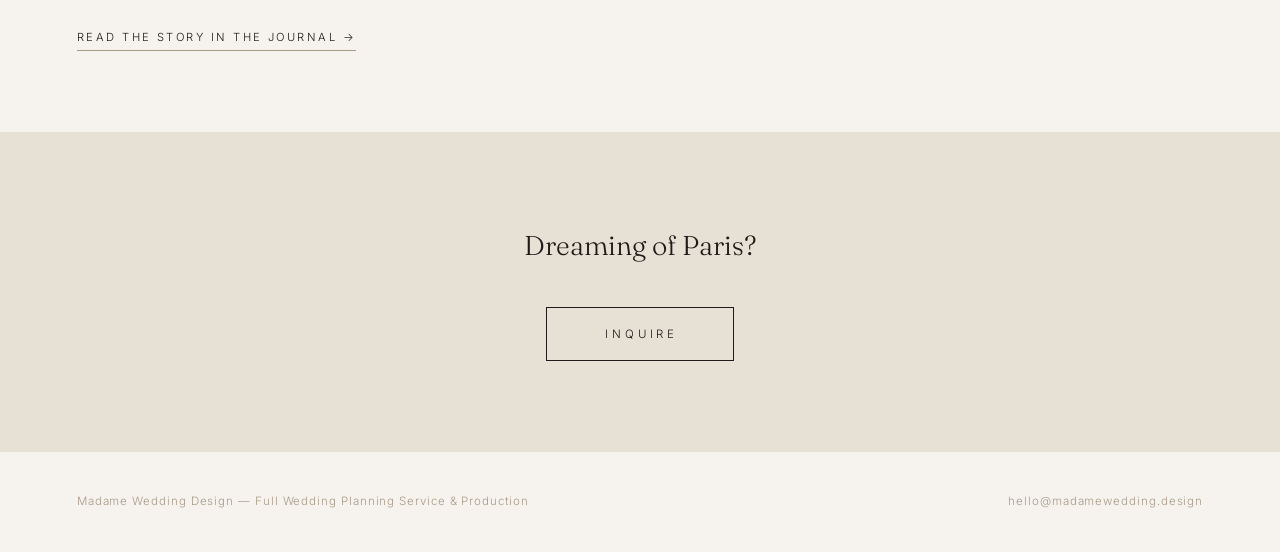
<file: weddings/vogue-bride-paris/index.html>
<!DOCTYPE html>
<html lang="en">
<head>
  <meta charset="UTF-8">
  <meta name="viewport" content="width=device-width, initial-scale=1.0">
  <title>A Vogue Bride in Paris — Vintage Chanel Wedding — Madame Wedding Design</title>
  <meta name="description" content="A Paris wedding crowned by a vintage Chanel gown, featured in seven editions of Vogue — planned and produced by Madame Wedding Design.">
  <link rel="icon" href="data:image/svg+xml,<svg xmlns='http://www.w3.org/2000/svg' viewBox='0 0 100 100'><text y='.9em' font-size='90' font-family='Georgia'>M</text></svg>">
  <link rel="preconnect" href="https://fonts.googleapis.com">
  <link rel="preconnect" href="https://fonts.gstatic.com" crossorigin>
  <link href="https://fonts.googleapis.com/css2?family=Fraunces:ital,opsz,wght@0,9..144,300;0,9..144,400;1,9..144,300;1,9..144,400&family=Inter:wght@300;400;500&display=swap" rel="stylesheet">
  <link rel="stylesheet" href="/assets/css/main.css?v=5">
  <link rel="stylesheet" href="/assets/css/pages.css?v=5">
</head>
<body class="page">
  <header class="nav nav--page">
    <a class="nav__logo" href="/">Madame Wedding Design</a>
    <nav class="nav__links" aria-label="Main navigation">
      <a href="/the-maison/">The Maison</a>
      <a href="/weddings/" aria-current="page">Weddings</a>
      <a href="/services/">Services</a>
      <a href="/journal/">The Journal</a>
      <a class="nav__inquire" href="/inquire/">Inquire</a>
    </nav>
  </header>
  <main data-wedding-slug="vogue-bride-paris"></main>
  <footer class="footer">
    <p>Madame Wedding Design — Full Wedding Planning Service &amp; Production</p>
    <p><a href="mailto:hello@madamewedding.design">hello@madamewedding.design</a></p>
  </footer>
  <script src="/assets/js/nav.js?v=4"></script>
  <script src="/assets/js/page.js?v=4"></script>
  <script src="/assets/js/wedding-page.js?v=4"></script>
</body>
</html>
</file>
<file: assets/css/main.css>
/* ============================================================
   MADAME — Wedding Design & Production
   Quiet luxury: alabaster, ink, silence.
   ============================================================ */

:root {
  --alabaster: #F6F3EE;
  --linen: #E7E0D5;
  --ink: #1E1A17;
  --sage: #8A8B72;
  --taupe: #A79A88;

  --serif: "Fraunces", "Cormorant Garamond", Georgia, serif; /* TODO: swap for Canela / PP Editorial New when licensed */
  --ink-soft: #4A443E;
  --sans: "Inter", -apple-system, sans-serif;

  --ease: cubic-bezier(0.22, 1, 0.36, 1);
}

* { margin: 0; padding: 0; box-sizing: border-box; }

html { scroll-behavior: smooth; }

body {
  background: var(--alabaster);
  color: var(--ink);
  font-family: var(--sans);
  font-weight: 300;
  font-size: 1rem;
  line-height: 1.7;
  -webkit-font-smoothing: antialiased;
}

/* ---------- Opening sequence ---------- */

.intro {
  position: fixed;
  inset: 0;
  z-index: 100;
  display: grid;
  place-items: center;
  overflow: hidden;
  background: var(--ink);
  transition: opacity 1.4s var(--ease), visibility 1.4s;
}

.intro.is-leaving {
  opacity: 0;
  visibility: hidden;
}

.intro__video {
  position: absolute;
  inset: 0;
  width: 100%;
  height: 100%;
  object-fit: cover;
}

.intro__veil {
  position: absolute;
  inset: 0;
  background: rgba(30, 26, 23, 0.38);
}

.intro__content {
  position: relative;
  text-align: center;
  color: var(--alabaster);
  padding: 0 1.5rem;
}

.intro__eyebrow {
  font-size: 0.68rem;
  letter-spacing: 0.32em;
  text-transform: uppercase;
  opacity: 0;
  animation: fadeUp 1.6s var(--ease) 0.4s forwards;
}

.intro__logo {
  font-family: var(--serif);
  font-weight: 300;
  font-size: clamp(3.2rem, 10vw, 7rem);
  letter-spacing: 0.18em;
  margin: 1.2rem 0 2.8rem;
  padding-left: 0.18em; /* optical centering against letter-spacing */
  opacity: 0;
  animation: fadeUp 1.8s var(--ease) 0.8s forwards;
}

.intro__enter {
  font-family: var(--sans);
  font-size: 0.72rem;
  font-weight: 400;
  letter-spacing: 0.34em;
  text-transform: uppercase;
  color: var(--alabaster);
  background: none;
  border: 1px solid rgba(246, 243, 238, 0.45);
  padding: 1.05rem 3.4rem 1rem 3.6rem;
  cursor: pointer;
  opacity: 0;
  animation: fadeUp 1.8s var(--ease) 1.4s forwards;
  transition: background 0.8s var(--ease), color 0.8s var(--ease), border-color 0.8s var(--ease);
}

.intro__enter:hover,
.intro__enter:focus-visible {
  background: var(--alabaster);
  color: var(--ink);
  border-color: var(--alabaster);
  outline: none;
}

@keyframes fadeUp {
  from { opacity: 0; transform: translateY(14px); }
  to   { opacity: 1; transform: translateY(0); }
}

/* ---------- Navigation ---------- */

.nav {
  position: fixed;
  top: 0;
  left: 0;
  right: 0;
  z-index: 50;
  display: flex;
  align-items: center;
  justify-content: space-between;
  padding: 1.6rem clamp(1.5rem, 5vw, 4rem);
  mix-blend-mode: difference;
  color: var(--alabaster);
}

.nav a { color: inherit; text-decoration: none; }

.nav__logo {
  font-family: var(--serif);
  font-size: 1.25rem;
  letter-spacing: 0.22em;
}

.nav__links {
  display: flex;
  gap: clamp(1.2rem, 3vw, 2.6rem);
  font-size: 0.66rem;
  letter-spacing: 0.18em;
  text-transform: uppercase;
}

.nav__links a { opacity: 0.85; transition: opacity 0.5s; }
.nav__links a:hover { opacity: 1; }

.nav__inquire { border-bottom: 1px solid currentColor; padding-bottom: 2px; }

@media (max-width: 820px) {
  .nav__links { display: none; }
}

/* ---------- Hero ---------- */

.hero {
  position: relative;
  height: 100svh;
  overflow: hidden;
  display: grid;
  place-items: end start;
  background: var(--ink);
}

.hero__video {
  position: absolute;
  inset: 0;
  width: 100%;
  height: 100%;
  object-fit: cover;
}

/* ---------- Media strategy: photograph on desktop, the vertical film on mobile ---------- */

.intro__photo {
  position: absolute;
  inset: 0;
  width: 100%;
  height: 100%;
  object-fit: cover;
}

.media-mobile { display: none; }

@media (max-width: 767px) {
  .media-mobile { display: block; }
  .media-desktop { display: none; }
}

.hero__eyebrow {
  font-size: 0.68rem;
  letter-spacing: 0.34em;
  text-transform: uppercase;
  color: var(--alabaster);
  opacity: 0.85;
  margin-bottom: 1.3rem;
}

/* The veil — a quiet ink filter over the film, matching the intro's mood */
.hero::before {
  content: "";
  position: absolute;
  inset: 0;
  z-index: 1; /* ::before paints before the videos in tree order — lift it above them */
  background: rgba(30, 26, 23, 0.32);
  pointer-events: none;
}

/* Soft scrim so the hero line stays readable over the film's bright passages */
.hero::after {
  content: "";
  position: absolute;
  inset: auto 0 0 0;
  height: 45%;
  background: linear-gradient(to top, rgba(30, 26, 23, 0.55), transparent);
  pointer-events: none;
}

.hero__line {
  position: relative;
  z-index: 2;
  padding: 0 clamp(1.5rem, 6vw, 5rem) clamp(3rem, 8vh, 6rem);
}

.hero__text {
  font-family: var(--serif);
  font-weight: 300;
  font-size: clamp(1.6rem, 3.4vw, 2.8rem);
  line-height: 1.3;
  color: var(--alabaster);
}

/* ---------- Sections ---------- */

section { padding: clamp(6rem, 14vh, 11rem) clamp(1.5rem, 6vw, 5rem); }

.section-title {
  font-family: var(--serif);
  font-weight: 300;
  font-size: clamp(2rem, 4vw, 3.2rem);
  letter-spacing: 0.02em;
  margin-bottom: clamp(3rem, 7vh, 5rem);
}

/* Manifesto */

.manifesto { max-width: 46rem; margin: 0 auto; text-align: center; }

.manifesto__text {
  font-family: var(--serif);
  font-weight: 300;
  font-size: clamp(1.35rem, 2.4vw, 1.9rem);
  line-height: 1.55;
}

.manifesto__text em { font-style: italic; }

.link-quiet {
  display: inline-block;
  margin-top: 2.6rem;
  color: var(--ink);
  text-decoration: none;
  font-size: 0.7rem;
  letter-spacing: 0.22em;
  text-transform: uppercase;
  border-bottom: 1px solid var(--taupe);
  padding-bottom: 3px;
  transition: opacity 0.5s;
}

.link-quiet:hover { opacity: 0.6; }

/* Weddings */

.weddings__grid {
  display: grid;
  grid-template-columns: repeat(auto-fit, minmax(260px, 1fr));
  gap: clamp(1.5rem, 3vw, 3rem);
}

.wedding-card { text-decoration: none; color: var(--ink); }

.wedding-card__img {
  aspect-ratio: 4 / 5;
  background: var(--linen);
  overflow: hidden;
  transition: opacity 0.8s var(--ease);
}

/* Placeholder tints until real photographs arrive */
.wedding-card__img--a { background: linear-gradient(160deg, var(--linen), #D8CFC0); }
.wedding-card__img--b { background: linear-gradient(160deg, #EDE6DB, var(--taupe)); }
.wedding-card__img--c { background: linear-gradient(160deg, var(--linen), #C9C4AE); }

.wedding-card:hover .wedding-card__img { opacity: 0.85; }

.wedding-card__caption {
  margin-top: 1.1rem;
  font-family: var(--serif);
  font-size: 1.15rem;
}

.wedding-card__caption span { font-style: italic; color: var(--sage); }

.wedding-card__origin {
  font-size: 0.68rem;
  letter-spacing: 0.14em;
  text-transform: uppercase;
  color: var(--ink-soft);
  margin-top: 0.3rem;
}

/* Press */

.press { background: var(--linen); text-align: center; }

.press__label {
  font-size: 0.66rem;
  letter-spacing: 0.3em;
  text-transform: uppercase;
  color: var(--taupe);
  margin-bottom: 1.6rem;
}

.press__names {
  font-family: var(--serif);
  font-size: clamp(1rem, 2vw, 1.4rem);
  letter-spacing: 0.06em;
}

/* Inquire */

.inquire { text-align: center; }

.inquire__text {
  font-family: var(--serif);
  font-size: clamp(1.2rem, 2.2vw, 1.7rem);
  margin-bottom: 2.6rem;
}

.inquire__cta {
  display: inline-block;
  font-size: 0.72rem;
  letter-spacing: 0.34em;
  text-transform: uppercase;
  color: var(--ink);
  text-decoration: none;
  border: 1px solid var(--ink);
  padding: 1.05rem 3.4rem 1rem 3.6rem;
  transition: background 0.8s var(--ease), color 0.8s var(--ease);
}

.inquire__cta:hover { background: var(--ink); color: var(--alabaster); }

/* Footer */

.footer {
  border-top: 1px solid var(--linen);
  padding: 2.5rem clamp(1.5rem, 6vw, 5rem);
  display: flex;
  flex-wrap: wrap;
  gap: 1rem;
  justify-content: space-between;
  font-size: 0.72rem;
  letter-spacing: 0.08em;
  color: var(--taupe);
}

.footer a { color: inherit; text-decoration: none; }

/* ---------- Sound toggle ---------- */

.sound {
  position: fixed;
  bottom: 1.4rem;
  right: 1.6rem;
  z-index: 60;
  width: 2.75rem;
  height: 2.75rem;
  border-radius: 50%;
  border: 1px solid rgba(30, 26, 23, 0.25);
  background: rgba(246, 243, 238, 0.6);
  backdrop-filter: blur(6px);
  color: var(--ink);
  font-size: 0.9rem;
  cursor: pointer;
  transition: opacity 0.6s;
}

.sound[aria-pressed="false"] { opacity: 0.45; }

/* ---------- Scroll reveals ---------- */

.reveal {
  opacity: 0;
  transform: translateY(16px);
  transition: opacity 0.9s var(--ease), transform 0.9s var(--ease);
}

.reveal.is-visible {
  opacity: 1;
  transform: translateY(0);
}

/* ---------- Reduced motion ---------- */

@media (prefers-reduced-motion: reduce) {
  html { scroll-behavior: auto; }
  .reveal { opacity: 1; transform: none; transition: none; }
  .intro__eyebrow, .intro__logo, .intro__enter { animation-duration: 0.01s; animation-delay: 0s; }
}
</file>
<file: assets/css/pages.css>
/* ============================================================
   Madame Wedding Design — inner pages, galleries, journal, form
   ============================================================ */

/* ---------- Intro logo — full brand name, two lines ---------- */

.intro__logo {
  font-size: clamp(2.3rem, 7vw, 4.8rem) !important;
  letter-spacing: 0.06em !important;
  line-height: 1.12;
  padding-left: 0 !important;
}

/* ---------- Page (non-home) layout ---------- */

.page { background: var(--alabaster); }

.nav--page {
  position: static;
  mix-blend-mode: normal;
  color: var(--ink);
  border-bottom: 1px solid var(--linen);
}

.nav--page .nav__logo { letter-spacing: 0.14em; font-size: 1.05rem; }

.page-hero {
  padding: clamp(4rem, 10vh, 7rem) clamp(1.5rem, 6vw, 5rem) clamp(2rem, 5vh, 3.5rem);
  max-width: 62rem;
}

.page-hero__eyebrow {
  font-size: 0.66rem;
  letter-spacing: 0.3em;
  text-transform: uppercase;
  color: var(--ink-soft);
  margin-bottom: 1.4rem;
}

.page-hero__title {
  font-family: var(--serif);
  font-weight: 300;
  font-size: clamp(2.4rem, 5.5vw, 4.2rem);
  line-height: 1.12;
}

.page-hero__meta {
  margin-top: 1.4rem;
  font-size: 0.72rem;
  letter-spacing: 0.16em;
  text-transform: uppercase;
  color: var(--sage);
}

.prose {
  max-width: 60ch;
  padding: 0 clamp(1.5rem, 6vw, 5rem);
  margin-bottom: clamp(3rem, 7vh, 5rem);
}

.prose p { margin-bottom: 1.4rem; }

.prose .lede {
  font-family: var(--serif);
  font-size: clamp(1.25rem, 2.2vw, 1.6rem);
  line-height: 1.55;
}

/* ---------- Galleries ---------- */

.gallery {
  display: grid;
  grid-template-columns: repeat(auto-fill, minmax(280px, 1fr));
  gap: clamp(1.2rem, 2.5vw, 2.4rem);
  padding: 0 clamp(1.5rem, 6vw, 5rem);
  margin-bottom: clamp(4rem, 9vh, 7rem);
}

.gallery figure { margin: 0; }

.gallery img,
.gallery .ph {
  width: 100%;
  aspect-ratio: 4 / 5;
  object-fit: cover;
  display: block;
  background: var(--linen);
}

/* Placeholder tints (used anywhere until real photographs arrive) */
.ph--a { background: linear-gradient(160deg, var(--linen), #D8CFC0); }
.ph--b { background: linear-gradient(160deg, #EDE6DB, var(--taupe)); }
.ph--c { background: linear-gradient(160deg, var(--linen), #C9C4AE); }

/* ---------- Journal ---------- */

.journal-list {
  padding: 0 clamp(1.5rem, 6vw, 5rem);
  max-width: 62rem;
  margin-bottom: clamp(4rem, 9vh, 7rem);
}

.journal-entry {
  display: block;
  text-decoration: none;
  color: var(--ink);
  border-top: 1px solid var(--linen);
  padding: 2.4rem 0;
}

.journal-entry:last-child { border-bottom: 1px solid var(--linen); }

.journal-entry__meta {
  font-size: 0.66rem;
  letter-spacing: 0.22em;
  text-transform: uppercase;
  color: var(--ink-soft);
  margin-bottom: 0.7rem;
}

.journal-entry__title {
  font-family: var(--serif);
  font-weight: 300;
  font-size: clamp(1.5rem, 2.8vw, 2.1rem);
  transition: opacity 0.5s;
}

.journal-entry:hover .journal-entry__title { opacity: 0.6; }

.journal-entry__excerpt { margin-top: 0.6rem; max-width: 60ch; }

.press-links { list-style: none; padding: 0; }

.press-links li { border-top: 1px solid rgba(30,26,23,0.12); }
.press-links li:last-child { border-bottom: 1px solid rgba(30,26,23,0.12); }

.press-links a {
  display: flex;
  justify-content: space-between;
  gap: 2rem;
  align-items: baseline;
  padding: 1.3rem 0;
  text-decoration: none;
  color: var(--ink);
  font-family: var(--serif);
  font-size: clamp(1.05rem, 1.8vw, 1.3rem);
  transition: opacity 0.5s;
}

.press-links a:hover { opacity: 0.6; }

.press-links a::after { content: "→"; font-family: var(--sans); font-size: 0.9rem; color: var(--taupe); }

/* ---------- Services ---------- */

.services-list { padding: 0 clamp(1.5rem, 6vw, 5rem); max-width: 62rem; margin-bottom: clamp(4rem, 9vh, 7rem); }

.service {
  border-top: 1px solid var(--linen);
  padding: clamp(2.4rem, 5vh, 3.6rem) 0;
  display: grid;
  grid-template-columns: minmax(0, 1fr) minmax(0, 1.6fr);
  gap: clamp(1.5rem, 4vw, 4rem);
}

@media (max-width: 720px) { .service { grid-template-columns: 1fr; } }

.service h2 {
  font-family: var(--serif);
  font-weight: 300;
  font-size: clamp(1.5rem, 2.6vw, 2rem);
  line-height: 1.2;
}

.service p { max-width: 55ch; }

/* ---------- FAQ ---------- */

.faq { padding: 0 clamp(1.5rem, 6vw, 5rem); max-width: 52rem; margin-bottom: clamp(4rem, 9vh, 7rem); }

.faq h2 { font-family: var(--serif); font-weight: 300; font-size: clamp(1.8rem, 3vw, 2.4rem); margin-bottom: 2rem; }

.faq details { border-top: 1px solid var(--linen); }
.faq details:last-of-type { border-bottom: 1px solid var(--linen); }

.faq summary {
  cursor: pointer;
  list-style: none;
  padding: 1.4rem 0;
  font-family: var(--serif);
  font-size: 1.15rem;
  display: flex;
  justify-content: space-between;
  gap: 1.5rem;
}

.faq summary::-webkit-details-marker { display: none; }
.faq summary::after { content: "+"; color: var(--taupe); }
.faq details[open] summary::after { content: "–"; }

.faq details p { padding: 0 0 1.6rem; max-width: 58ch; }

/* ---------- Inquire form ---------- */

.form-wrap { max-width: 40rem; margin: 0 auto; padding: 0 clamp(1.5rem, 6vw, 3rem) clamp(5rem, 10vh, 8rem); }

.form-progress {
  height: 1px;
  background: var(--linen);
  margin: clamp(2rem, 5vh, 3.5rem) 0 clamp(2.5rem, 6vh, 4rem);
  position: relative;
}

.form-progress__bar {
  position: absolute;
  left: 0; top: -0.5px;
  height: 2px;
  background: var(--sage);
  width: 20%;
  transition: width 0.9s var(--ease);
}

.form-step { display: none; border: none; padding: 0; margin: 0; min-width: 0; }
.form-step.is-active { display: block; animation: stepIn 0.9s var(--ease); }

@keyframes stepIn {
  from { opacity: 0; transform: translateY(14px); }
  to   { opacity: 1; transform: translateY(0); }
}

.form-step__eyebrow {
  font-size: 0.64rem;
  letter-spacing: 0.28em;
  text-transform: uppercase;
  color: var(--ink-soft);
  margin-bottom: 0.8rem;
}

.form-step__title {
  font-family: var(--serif);
  font-weight: 300;
  font-size: clamp(1.6rem, 3vw, 2.2rem);
  margin-bottom: 0.8rem;
}

.form-step__intro { color: rgba(30,26,23,0.75); margin-bottom: 2.2rem; max-width: 55ch; }

.field { margin-bottom: 1.9rem; }

.field label,
.field .field__legend {
  display: block;
  font-size: 0.66rem;
  letter-spacing: 0.2em;
  text-transform: uppercase;
  color: var(--ink-soft);
  margin-bottom: 0.6rem;
}

.field input[type="text"],
.field input[type="email"],
.field input[type="tel"],
.field select,
.field textarea {
  width: 100%;
  border: none;
  border-bottom: 1px solid rgba(30,26,23,0.3);
  background: transparent;
  font-family: var(--serif);
  font-size: 1.2rem;
  color: var(--ink);
  padding: 0.5rem 0;
  border-radius: 0;
  transition: border-color 0.5s;
}

.field textarea { min-height: 7rem; resize: vertical; line-height: 1.5; }

.field input:focus, .field select:focus, .field textarea:focus {
  outline: none;
  border-bottom-color: var(--sage);
}

.field.has-error input, .field.has-error select, .field.has-error textarea { border-bottom-color: #A0522D; }

.field__error { display: none; font-size: 0.72rem; color: #A0522D; margin-top: 0.4rem; }
.field.has-error .field__error { display: block; }

/* choice pills (radios & checkboxes) */
.choices { display: flex; flex-wrap: wrap; gap: 0.7rem; }

.choices label {
  display: inline-block;
  font-size: 0.78rem;
  letter-spacing: 0.06em;
  text-transform: none;
  color: var(--ink);
  border: 1px solid rgba(30,26,23,0.28);
  padding: 0.65rem 1.3rem;
  cursor: pointer;
  transition: background 0.5s, color 0.5s, border-color 0.5s;
  margin-bottom: 0;
}

.choices input { position: absolute; opacity: 0; pointer-events: none; }

.choices input:checked + span { }
.choices label:has(input:checked) {
  background: var(--ink);
  color: var(--alabaster);
  border-color: var(--ink);
}

.choices label:hover { border-color: var(--ink); }

.choices--stack { flex-direction: column; align-items: flex-start; }

/* consent row */
.consent { display: flex; gap: 0.8rem; align-items: flex-start; font-size: 0.82rem; color: rgba(30,26,23,0.75); margin-bottom: 1.2rem; }
.consent input { margin-top: 0.25rem; accent-color: var(--sage); }

/* form nav */
.form-nav { display: flex; justify-content: space-between; align-items: center; margin-top: 2.8rem; }

.btn {
  font-family: var(--sans);
  font-size: 0.7rem;
  letter-spacing: 0.3em;
  text-transform: uppercase;
  border: 1px solid var(--ink);
  background: none;
  color: var(--ink);
  padding: 1rem 2.8rem 0.95rem 3rem;
  cursor: pointer;
  transition: background 0.7s var(--ease), color 0.7s var(--ease);
}

.btn:hover, .btn:focus-visible { background: var(--ink); color: var(--alabaster); outline: none; }

.btn--ghost { border-color: transparent; color: var(--taupe); padding-left: 0; }
.btn--ghost:hover { background: none; color: var(--ink); }

.form-confirmation { text-align: center; padding: clamp(4rem, 12vh, 8rem) 1.5rem; display: none; }
.form-confirmation.is-visible { display: block; animation: stepIn 1.2s var(--ease); }

.form-confirmation h2 { font-family: var(--serif); font-weight: 300; font-size: clamp(1.8rem, 3.4vw, 2.6rem); margin-bottom: 1.2rem; }
.form-confirmation p { color: rgba(30,26,23,0.75); max-width: 45ch; margin: 0 auto; }

/* ---------- Wedding detail ---------- */

.wedding-hero { padding: 0; }

.wedding-hero img { width: 100%; max-height: 78vh; object-fit: cover; display: block; }

.wedding-hero .ph-hero {
  width: 100%;
  height: 52vh;
  background: linear-gradient(160deg, var(--linen), #D8CFC0);
}

.detail-journal-link {
  padding: 0 clamp(1.5rem, 6vw, 5rem);
  margin-bottom: clamp(4rem, 9vh, 7rem);
}

/* CTA band reused on inner pages */
.cta-band { text-align: center; background: var(--linen); padding: clamp(4rem, 10vh, 7rem) 1.5rem; }
.cta-band p { font-family: var(--serif); font-size: clamp(1.2rem, 2.2vw, 1.7rem); margin-bottom: 2.4rem; }

/* ============================================================
   Home — sections aligned with the approved mock
   ============================================================ */

.pulse { display: inline-block; animation: breathe 3.4s ease-in-out infinite; }
@keyframes breathe { 0%, 100% { opacity: 0.75; } 50% { opacity: 1; } }

.shead {
  display: flex;
  align-items: baseline;
  justify-content: space-between;
  flex-wrap: wrap;
  gap: 0.6rem;
  margin-bottom: clamp(2.6rem, 6vh, 3.6rem);
}

.shead__k {
  font-size: 0.68rem;
  letter-spacing: 0.3em;
  text-transform: uppercase;
  color: var(--ink-soft);
}

.shead__title {
  font-family: var(--serif);
  font-weight: 300;
  font-size: clamp(1.8rem, 4vw, 3.2rem);
  letter-spacing: 0.01em;
}

/* Maison split */
.maison-split {
  background: var(--linen);
  display: grid;
  grid-template-columns: minmax(0, 1fr) minmax(0, 1fr);
  gap: clamp(2.5rem, 5vw, 4rem);
  align-items: center;
}

@media (max-width: 820px) { .maison-split { grid-template-columns: 1fr; } }

.maison-split__title {
  font-family: var(--serif);
  font-weight: 300;
  font-size: clamp(1.9rem, 4.4vw, 3.6rem);
  line-height: 1.1;
  margin: 1.1rem 0 1.7rem;
}

.maison-split__txt p { max-width: 46ch; color: var(--ink-soft); margin-bottom: 1.2rem; }

.maison-split__img .ph { aspect-ratio: 4 / 5; }

/* Services cards */
.svc {
  display: grid;
  grid-template-columns: repeat(3, 1fr);
  gap: 2px;
  background: rgba(30, 26, 23, 0.08);
  border-top: 1px solid rgba(30, 26, 23, 0.08);
  border-bottom: 1px solid rgba(30, 26, 23, 0.08);
}

@media (max-width: 820px) { .svc { grid-template-columns: 1fr; } }

.svc__card {
  background: var(--alabaster);
  padding: 3.4rem 2.1rem;
  min-height: 17.5rem;
  display: flex;
  flex-direction: column;
  text-decoration: none;
  color: var(--ink);
  transition: background 0.6s;
}

.svc__card:hover { background: #fff; }

.svc__num { font-size: 0.68rem; letter-spacing: 0.2em; color: var(--taupe); }

.svc__card h3 {
  font-family: var(--serif);
  font-weight: 300;
  font-size: 1.75rem;
  margin: auto 0 0.9rem;
}

.svc__card p { font-size: 0.9rem; color: var(--ink-soft); }

/* Press — dark band */
.press-dark { background: var(--ink); color: var(--alabaster); text-align: center; }

.press-dark__k {
  font-size: 0.68rem;
  letter-spacing: 0.34em;
  text-transform: uppercase;
  opacity: 0.6;
  margin-bottom: 2.8rem;
}

.press-dark__logos {
  display: flex;
  flex-wrap: wrap;
  align-items: center;
  justify-content: center;
  gap: 3.2rem 4.2rem;
}

.press-dark__logos span {
  font-family: var(--serif);
  font-weight: 300;
  font-size: clamp(1.25rem, 2.6vw, 2.1rem);
  opacity: 0.72;
  letter-spacing: 0.04em;
  transition: opacity 0.5s;
}

.press-dark__logos span:hover { opacity: 1; }

.link-quiet--light { color: var(--alabaster); border-bottom-color: rgba(246, 243, 238, 0.4); }
.link-quiet--light:hover { opacity: 0.7; }

/* Journal cards */
.jgrid {
  display: grid;
  grid-template-columns: repeat(3, 1fr);
  gap: 2.1rem;
}

@media (max-width: 820px) { .jgrid { grid-template-columns: 1fr; } }

.jcard { text-decoration: none; color: var(--ink); }

.jcard .jcard__img,
.jcard img {
  aspect-ratio: 3 / 2;
  width: 100%;
  object-fit: cover;
  display: block;
  margin-bottom: 1.25rem;
  background: var(--linen);
}

.jcard__k {
  font-size: 0.66rem;
  letter-spacing: 0.2em;
  text-transform: uppercase;
  color: var(--ink-soft);
}

.jcard h3 {
  font-family: var(--serif);
  font-weight: 300;
  font-size: 1.5rem;
  line-height: 1.25;
  margin: 0.6rem 0 0.5rem;
  transition: opacity 0.5s;
}

.jcard:hover h3 { opacity: 0.6; }

.jcard p { font-size: 0.88rem; color: var(--ink-soft); }

/* Rich footer */
.footer-rich { background: var(--ink); color: var(--alabaster); padding: clamp(4rem, 10vh, 7rem) clamp(1.5rem, 6vw, 5rem) 3rem; }

.footer-rich__grid {
  display: grid;
  grid-template-columns: minmax(0, 2fr) minmax(0, 1fr) minmax(0, 1fr);
  gap: 2.5rem;
}

@media (max-width: 820px) { .footer-rich__grid { grid-template-columns: 1fr; } }

.footer-rich__lg {
  font-family: var(--serif);
  font-weight: 300;
  font-size: clamp(1.5rem, 3vw, 2.1rem);
  letter-spacing: 0.06em;
}

.footer-rich__lg span {
  font-family: var(--sans);
  font-size: 0.68rem;
  letter-spacing: 0.42em;
  text-transform: uppercase;
  opacity: 0.7;
  margin-top: 0.5rem;
}

.footer-rich__brand p { opacity: 0.6; font-size: 0.82rem; margin-top: 1rem; max-width: 34ch; }

.footer-rich__k {
  font-size: 0.66rem;
  letter-spacing: 0.24em;
  text-transform: uppercase;
  opacity: 0.5;
  margin-bottom: 1.1rem;
}

.footer-rich__col a { display: block; font-size: 0.88rem; opacity: 0.85; margin-bottom: 0.6rem; text-decoration: none; color: inherit; }
.footer-rich__col a:hover { opacity: 1; }

.footer-rich__base {
  margin-top: clamp(3rem, 8vh, 5rem);
  padding-top: 1.9rem;
  border-top: 1px solid rgba(246, 243, 238, 0.15);
  display: flex;
  flex-wrap: wrap;
  gap: 0.6rem;
  justify-content: space-between;
  font-size: 0.7rem;
  letter-spacing: 0.1em;
  opacity: 0.5;
}

/* ============================================================
   Mobile navigation — burger + full-screen overlay
   ============================================================ */

.nav__burger {
  display: none;
  background: none;
  border: none;
  cursor: pointer;
  padding: 10px 6px;
  color: inherit;
}

.nav__burger span {
  display: block;
  width: 24px;
  height: 1px;
  background: currentColor;
  margin: 7px 0;
}

@media (max-width: 820px) {
  .nav__burger { display: block; }
}

.mobmenu {
  position: fixed;
  inset: 0;
  z-index: 300;
  background: var(--ink);
  display: none;
  flex-direction: column;
  align-items: center;
  justify-content: center;
  gap: 2.1rem;
}

body.menu-open .mobmenu { display: flex; }
body.menu-open { overflow: hidden; }

.mobmenu__links { display: flex; flex-direction: column; align-items: center; gap: 2.1rem; }

.mobmenu a {
  color: var(--alabaster);
  font-family: var(--serif);
  font-weight: 300;
  font-size: 1.8rem;
  letter-spacing: 0.04em;
  text-decoration: none;
}

.mobmenu .nav__inquire { border-bottom: 1px solid rgba(246, 243, 238, 0.5); padding-bottom: 4px; }

.mobmenu__close {
  position: absolute;
  top: 1.2rem;
  right: 1.5rem;
  background: none;
  border: none;
  color: var(--alabaster);
  font-size: 1.9rem;
  font-weight: 300;
  cursor: pointer;
  line-height: 1;
  padding: 0.5rem;
}

/* ============================================================
   Home closing section — the shared inquiry form
   ============================================================ */

.inquire-home { background: var(--linen); }

.inquire-home .form-wrap { margin: 0 auto; padding-bottom: 0; }

.inquire-home .form-step__title { font-size: clamp(1.4rem, 2.6vw, 1.9rem); }


/* ============================================================
   Polish pass (impeccable) — contrast, focus, text-wrap
   ============================================================ */

/* Readable placeholders (WCAG-adjacent, still quiet) */
.field input::placeholder,
.field textarea::placeholder {
  color: rgba(30, 26, 23, 0.55);
  opacity: 1;
}

/* Visible keyboard focus on choice pills */
.choices label:has(input:focus-visible) {
  outline: 1px solid var(--sage);
  outline-offset: 3px;
}

/* Balanced headings, orphan-free prose */
h1, h2, h3, .shead__title, .page-hero__title { text-wrap: balance; }
.prose p, .manifesto__text, .form-step__intro { text-wrap: pretty; }
</file>
